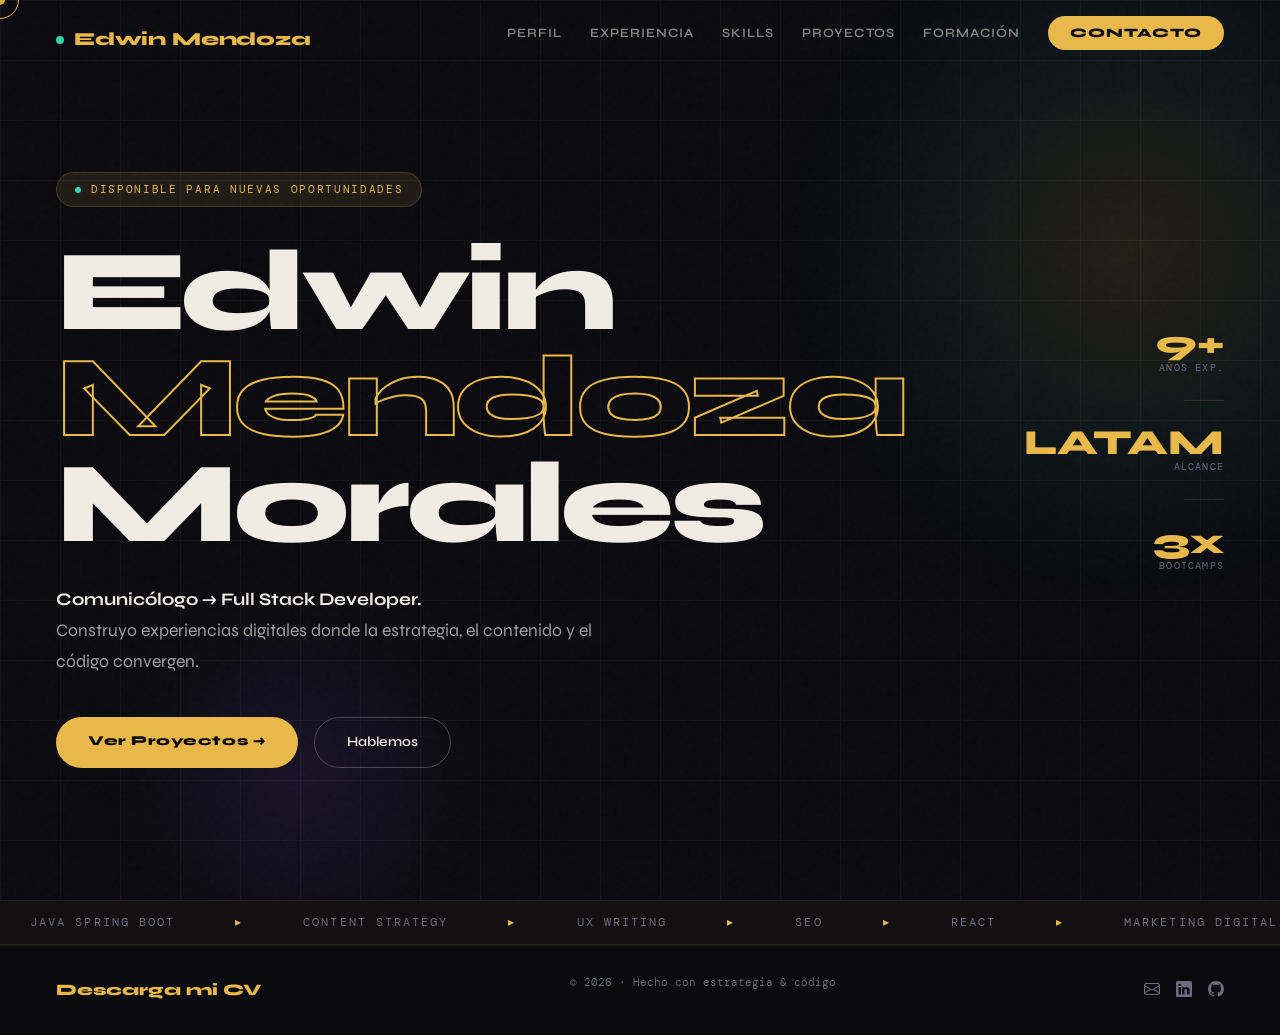
<file: index.html>
<!DOCTYPE html>
<html lang="es">
<head>
  <meta charset="UTF-8"/>
  <meta name="viewport" content="width=device-width, initial-scale=1.0"/>
  <title>Edwin Mendoza — Digital Strategist & Full Stack Developer</title>
  <link href="https://cdn.jsdelivr.net/npm/bootstrap@5.3.3/dist/css/bootstrap.min.css" rel="stylesheet"/>
  <link href="https://fonts.googleapis.com/css2?family=Syne:wght@400;600;800&family=DM+Mono:wght@300;400;500&display=swap" rel="stylesheet"/>
  <link rel="stylesheet" href="https://cdn.jsdelivr.net/npm/bootstrap-icons@1.11.3/font/bootstrap-icons.min.css"/>
  <link rel="stylesheet" href="global.css"/>
  <style>
    /* ── HERO ── */
    #hero {
      min-height: 100vh;
      display: flex; align-items: center;
      padding: 120px 56px 80px;
      position: relative; overflow: hidden;
    }
    .hero-blob  { position:absolute; width:700px; height:700px; border-radius:50%; background:radial-gradient(circle,rgba(232,184,75,0.12) 0%,rgba(62,207,178,0.06) 40%,transparent 70%); top:-100px; right:-200px; animation:blobFloat 8s ease-in-out infinite; pointer-events:none; }
    .hero-blob2 { position:absolute; width:400px; height:400px; border-radius:50%; background:radial-gradient(circle,rgba(155,111,255,0.1) 0%,transparent 70%); bottom:-80px; left:100px; animation:blobFloat 10s ease-in-out infinite reverse; pointer-events:none; }
    @keyframes blobFloat { 0%,100%{transform:translateY(0) scale(1)} 50%{transform:translateY(-40px) scale(1.05)} }
    .hero-grid { position:absolute; inset:0; pointer-events:none; opacity:0.04; background-image:linear-gradient(var(--cream) 1px,transparent 1px),linear-gradient(90deg,var(--cream) 1px,transparent 1px); background-size:60px 60px; }

    .hero-content { position:relative; z-index:1; max-width:900px; }

    .hero-badge { display:inline-flex; align-items:center; gap:10px; background:rgba(232,184,75,0.1); border:1px solid var(--border); padding:8px 18px; border-radius:40px; margin-bottom:32px; opacity:0; animation:fadeUp 0.7s 0.2s forwards; }
    .hero-badge-dot { width:6px; height:6px; background:var(--teal); border-radius:50%; animation:blink 1.5s infinite; }
    .hero-badge span { font-family:'DM Mono',monospace; font-size:0.7rem; letter-spacing:0.15em; color:var(--gold); text-transform:uppercase; }

    .hero-h1 { font-family:'Syne',sans-serif; font-weight:800; font-size:clamp(3.6rem,9vw,9rem); line-height:0.92; letter-spacing:-0.04em; margin-bottom:28px; opacity:0; animation:fadeUp 0.8s 0.4s forwards; }
    .hero-h1 .line2 { -webkit-text-stroke:2px var(--gold); color:transparent; display:block; }
    .hero-h1 .line3 { display:block; }

    .hero-sub { font-size:1.1rem; color:rgba(240,236,228,0.65); line-height:1.75; max-width:540px; margin-bottom:40px; opacity:0; animation:fadeUp 0.8s 0.6s forwards; }
    .hero-sub strong { color:var(--cream); }

    .hero-btns { display:flex; gap:16px; flex-wrap:wrap; opacity:0; animation:fadeUp 0.8s 0.8s forwards; }
    .btn-g { background:var(--gold); color:var(--ink); padding:14px 32px; border-radius:40px; font-weight:800; font-size:0.85rem; letter-spacing:0.04em; text-decoration:none; transition:transform 0.2s,box-shadow 0.2s; }
    .btn-g:hover { transform:translateY(-3px); box-shadow:0 12px 36px rgba(232,184,75,0.3); color:var(--ink); }
    .btn-o { background:transparent; color:var(--cream); border:1.5px solid rgba(240,236,228,0.25); padding:14px 32px; border-radius:40px; font-weight:600; font-size:0.85rem; text-decoration:none; transition:border-color 0.2s,transform 0.2s; }
    .btn-o:hover { border-color:var(--gold); color:var(--gold); transform:translateY(-3px); }

    .hero-side { position:absolute; right:56px; top:50%; transform:translateY(-50%); display:flex; flex-direction:column; gap:24px; z-index:1; opacity:0; animation:fadeLeft 0.9s 1s forwards; }
    @keyframes fadeLeft { from{opacity:0;transform:translate(30px,-50%)} to{opacity:1;transform:translate(0,-50%)} }
    .h-stat { text-align:right; }
    .h-stat-n { font-family:'Syne',sans-serif; font-weight:800; font-size:2.2rem; color:var(--gold); line-height:1; }
    .h-stat-l { font-family:'DM Mono',monospace; font-size:0.62rem; color:var(--mid); letter-spacing:0.12em; text-transform:uppercase; }
    .h-stat-sep { width:40px; height:1px; background:var(--border); margin:0 0 0 auto; }

    @keyframes fadeUp { from{opacity:0;transform:translateY(28px)} to{opacity:1;transform:translateY(0)} }

    @media(max-width:992px) {
      #hero { padding:100px 24px 60px; }
      .hero-side { display:none; }
      .hero-h1 { font-size:3.2rem; }
    }
    @media(max-width:576px) {
      .hero-btns { flex-direction:column; }
    }
  </style>
</head>
<body>

<div id="cur"></div>
<div id="cur-r"></div>

<!-- NAV -->
<nav id="nav">
  <a href="index.html" class="n-logo"><div class="n-logo-dot"></div>Edwin Mendoza</a>
  <ul class="n-links">
    <li><a href="about.html">Perfil</a></li>
    <li><a href="experiencia.html">Experiencia</a></li>
    <li><a href="skills.html">Skills</a></li>
    <li><a href="proyectos.html">Proyectos</a></li>
    <li><a href="formacion.html">Formación</a></li>
    <li><a href="contacto.html" class="n-cta">Contacto</a></li>
  </ul>
  <div class="ham" id="ham"><span></span><span></span><span></span></div>
</nav>
<div id="mmenu">
  <a href="about.html"       onclick="closeM()">Perfil</a>
  <a href="experiencia.html" onclick="closeM()">Experiencia</a>
  <a href="skills.html"      onclick="closeM()">Skills</a>
  <a href="proyectos.html"   onclick="closeM()">Proyectos</a>
  <a href="formacion.html"   onclick="closeM()">Formación</a>
  <a href="contacto.html"    onclick="closeM()">Contacto</a>
</div>

<!-- HERO -->
<section id="hero">
  <div class="hero-blob"></div>
  <div class="hero-blob2"></div>
  <div class="hero-grid"></div>
  <div class="hero-content">
    <div class="hero-badge">
      <div class="hero-badge-dot"></div>
      <span>Disponible para nuevas oportunidades</span>
    </div>
    <h1 class="hero-h1">
      Edwin<span class="line2">Mendoza</span><span class="line3">Morales</span>
    </h1>
    <p class="hero-sub">
      <strong>Comunicólogo → Full Stack Developer.</strong><br/>
      Construyo experiencias digitales donde la estrategia, el contenido y el código convergen.
    </p>
    <div class="hero-btns">
      <a href="proyectos.html" class="btn-g">Ver Proyectos →</a>
      <a href="contacto.html"  class="btn-o">Hablemos</a>
    </div>
  </div>
  <div class="hero-side">
    <div class="h-stat"><div class="h-stat-n">9+</div><div class="h-stat-l">Años exp.</div></div>
    <div class="h-stat-sep"></div>
    <div class="h-stat"><div class="h-stat-n">LATAM</div><div class="h-stat-l">Alcance</div></div>
    <div class="h-stat-sep"></div>
    <div class="h-stat"><div class="h-stat-n">3x</div><div class="h-stat-l">Bootcamps</div></div>
  </div>
</section>

<!-- MARQUEE -->
<div class="marquee-wrap"><div class="marquee-track" id="mtrack"></div></div>

<!-- FOOTER -->
<footer>
  <div class="f-logo">
    <a href="archivos/Edwin Alejandro Mendoza Morales (1).pdf" download="CV_Edwin_Mendoza.pdf" style="color: inherit; text-decoration: none;">
      Descarga mi CV
    </a>
  </div>

  <p class="f-copy">© 2026 · Hecho con estrategia & código</p>

  <div class="f-soc">
    <a href="mailto:alejandro.trabajo@live.com.mx"><i class="bi bi-envelope"></i></a>
    <a href="https://www.linkedin.com/in/edwin-mendoza-morales" target="_blank"><i class="bi bi-linkedin"></i></a>
    <a href="https://github.com/alemendoza77" target="_blank"><i class="bi bi-github"></i></a>
  </div>
</footer>

<script src="https://cdn.jsdelivr.net/npm/bootstrap@5.3.3/dist/js/bootstrap.bundle.min.js"></script>
<script src="global.js"></script>
</body>
</html>
</file>
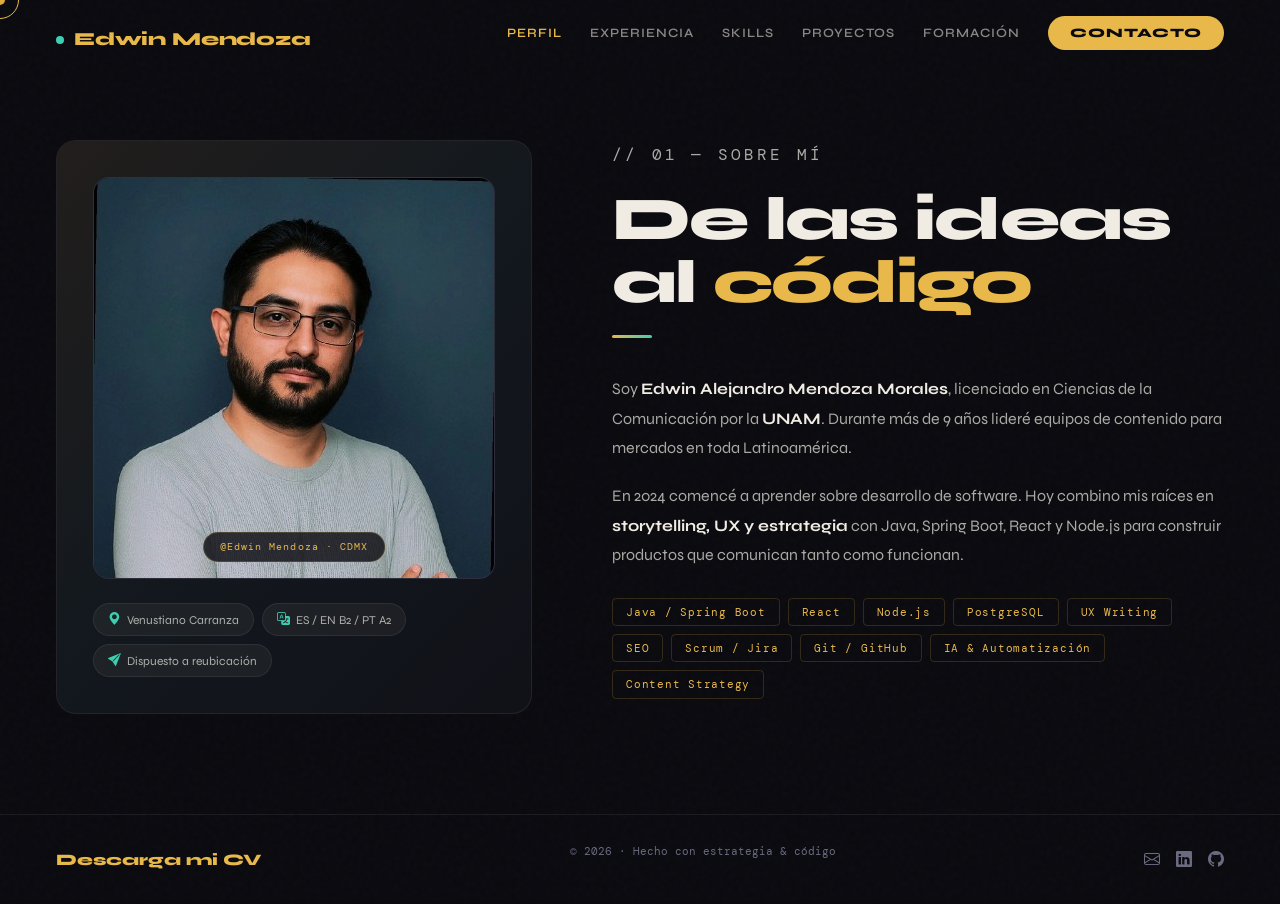
<file: about.html>
<!DOCTYPE html>
<html lang="es">
<head>
  <meta charset="UTF-8"/>
  <meta name="viewport" content="width=device-width, initial-scale=1.0"/>
  <title>Sobre mí — Edwin Mendoza</title>
  <link href="https://cdn.jsdelivr.net/npm/bootstrap@5.3.3/dist/css/bootstrap.min.css" rel="stylesheet"/>
  <link href="https://fonts.googleapis.com/css2?family=Syne:wght@400;600;800&family=DM+Mono:wght@300;400;500&display=swap" rel="stylesheet"/>
  <link rel="stylesheet" href="https://cdn.jsdelivr.net/npm/bootstrap-icons@1.11.3/font/bootstrap-icons.min.css"/>
  <link rel="stylesheet" href="global.css"/>
  <style>
    #about { padding: 140px 56px 100px; }

    .about-g {
      display: grid;
      grid-template-columns: 1fr 1.4fr;
      gap: 80px; align-items: start;
    }

    /* ── Visual card ── */
    .about-card {
      background: var(--surface);
      border: 1px solid var(--border-soft);
      border-radius: 20px; padding: 36px;
      position: relative; overflow: hidden;
    }
    .about-card::before {
      content: ''; position: absolute; inset: 0;
      background: linear-gradient(135deg,rgba(232,184,75,0.08),rgba(62,207,178,0.04),transparent);
      pointer-events: none;
    }
    .about-avatar {
      width: 100%; aspect-ratio: 1/1;
      background: linear-gradient(135deg,#1a1a28,#222235);
      border-radius: 16px;
      display: flex; align-items: center; justify-content: center;
      margin-bottom: 24px; position: relative; overflow: hidden;
      border: 1px solid var(--border-soft);
    }
    .about-avatar-bg {
      font-family: 'Syne', sans-serif; font-weight: 800;
      font-size: 7rem; color: rgba(232,184,75,0.08); letter-spacing: -0.05em;
    }
    .about-avatar-tag {
      position: absolute; bottom: 16px; left: 50%; transform: translateX(-50%);
      background: rgba(10,10,15,0.8); border: 1px solid var(--border);
      padding: 6px 16px; border-radius: 20px;
      font-family: 'DM Mono', monospace; font-size: 0.65rem;
      color: var(--gold); letter-spacing: 0.1em; white-space: nowrap;
    }
    .about-pill-row { display: flex; gap: 8px; flex-wrap: wrap; }
    .pill {
      display: inline-flex; align-items: center; gap: 6px;
      background: rgba(240,236,228,0.05); border: 1px solid var(--border-soft);
      padding: 6px 14px; border-radius: 20px;
      font-size: 0.75rem; color: rgba(240,236,228,0.7);
    }
    .pill i { color: var(--teal); font-size: 0.8rem; }

    /* ── Text ── */
    .about-text p {
      font-size: 1rem; color: rgba(240,236,228,0.7);
      line-height: 1.85; margin-bottom: 18px;
    }
    .about-text strong { color: var(--cream); }

    .chips { display: flex; flex-wrap: wrap; gap: 8px; margin-top: 28px; }
    .chip {
      font-family: 'DM Mono', monospace; font-size: 0.68rem;
      padding: 5px 13px; border: 1px solid var(--border);
      color: var(--gold); border-radius: 4px; letter-spacing: 0.07em;
      transition: background 0.2s;
    }
    .chip:hover { background: var(--gold-dim); }

    @media(max-width:992px) {
      #about { padding: 110px 24px 70px; }
      .about-g { grid-template-columns: 1fr; }
    }
  </style>
</head>
<body>

<div id="cur"></div>
<div id="cur-r"></div>

<nav id="nav">
  <a href="index.html" class="n-logo"><div class="n-logo-dot"></div>Edwin Mendoza</a>
  <ul class="n-links">
    <li><a href="about.html">Perfil</a></li>
    <li><a href="experiencia.html">Experiencia</a></li>
    <li><a href="skills.html">Skills</a></li>
    <li><a href="proyectos.html">Proyectos</a></li>
    <li><a href="formacion.html">Formación</a></li>
    <li><a href="contacto.html" class="n-cta">Contacto</a></li>
  </ul>
  <div class="ham" id="ham"><span></span><span></span><span></span></div>
</nav>
<div id="mmenu">
  <a href="about.html"       onclick="closeM()">Perfil</a>
  <a href="experiencia.html" onclick="closeM()">Experiencia</a>
  <a href="skills.html"      onclick="closeM()">Skills</a>
  <a href="proyectos.html"   onclick="closeM()">Proyectos</a>
  <a href="formacion.html"   onclick="closeM()">Formación</a>
  <a href="contacto.html"    onclick="closeM()">Contacto</a>
</div>

<section id="about">
  <div class="about-g">
    <div class="reveal">
      <div class="about-card">
        <div class="about-avatar">
          <div class="about-avatar-bg"><img src="imagenes/perfil.jpg" alt="Edwin Mendoza" class="avatar-img"></div>
          <div class="about-avatar-tag">@Edwin Mendoza · CDMX</div>
        </div>
        <div class="about-pill-row">
          <span class="pill"><i class="bi bi-geo-alt-fill"></i> Venustiano Carranza</span>
          <span class="pill"><i class="bi bi-translate"></i> ES / EN B2 / PT A2</span>
          <span class="pill"><i class="bi bi-send-fill"></i> Dispuesto a reubicación</span>
        </div>
      </div>
    </div>

    <div class="about-text">
      <p class="s-tag reveal">// 01 — Sobre mí</p>
      <h2 class="s-title reveal">De las ideas<br/>al <span class="em">código</span></h2>
      <div class="divl reveal"></div>
      <p class="reveal">
        Soy <strong>Edwin Alejandro Mendoza Morales</strong>, licenciado en Ciencias de la Comunicación por la <strong>UNAM</strong>. Durante más de 9 años lideré equipos de contenido para mercados en toda Latinoamérica.
      </p>
      <p class="reveal">
        En 2024 comencé a aprender sobre desarrollo de software. Hoy combino mis raíces en <strong>storytelling, UX y estrategia</strong> con Java, Spring Boot, React y Node.js para construir productos que comunican tanto como funcionan.
      </p>
      <div class="chips reveal">
        <span class="chip">Java / Spring Boot</span>
        <span class="chip">React</span>
        <span class="chip">Node.js</span>
        <span class="chip">PostgreSQL</span>
        <span class="chip">UX Writing</span>
        <span class="chip">SEO</span>
        <span class="chip">Scrum / Jira</span>
        <span class="chip">Git / GitHub</span>
        <span class="chip">IA & Automatización</span>
        <span class="chip">Content Strategy</span>
      </div>
    </div>
  </div>
</section>

<footer>
  <div class="f-logo">
    <a href="archivos/Edwin Alejandro Mendoza Morales (1).pdf" download="CV_Edwin_Mendoza.pdf" style="color: inherit; text-decoration: none;">
      Descarga mi CV
    </a>
  </div>

  <p class="f-copy">© 2026 · Hecho con estrategia & código</p>

  <div class="f-soc">
    <a href="mailto:alejandro.trabajo@live.com.mx"><i class="bi bi-envelope"></i></a>
    <a href="https://www.linkedin.com/in/edwin-mendoza-morales" target="_blank"><i class="bi bi-linkedin"></i></a>
    <a href="https://github.com/alemendoza77" target="_blank"><i class="bi bi-github"></i></a>
  </div>
</footer>

<script src="https://cdn.jsdelivr.net/npm/bootstrap@5.3.3/dist/js/bootstrap.bundle.min.js"></script>
<script src="global.js"></script>
</body>
</html>
</file>
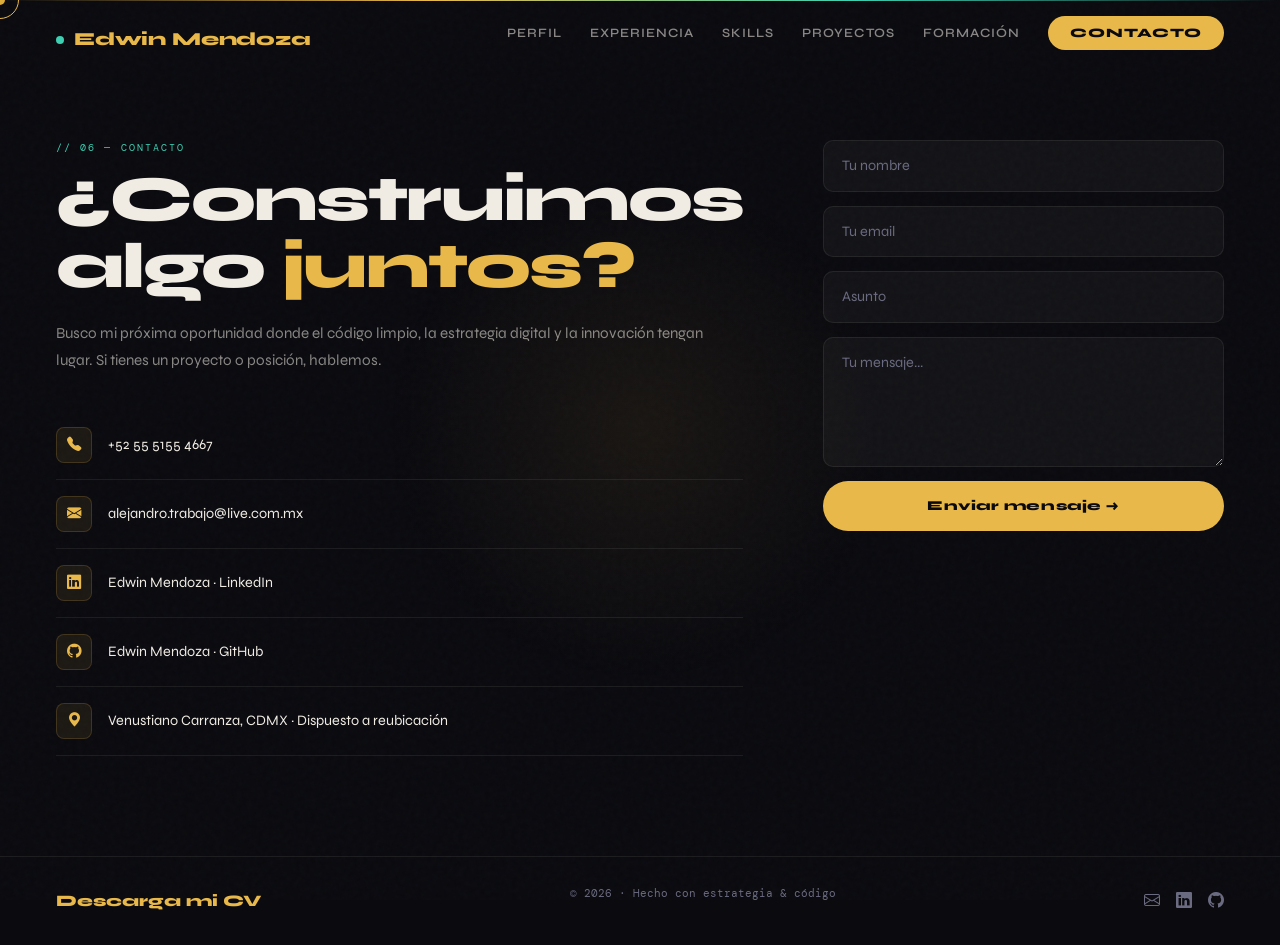
<file: contacto.html>
<!DOCTYPE html>
<html lang="es">
<head>
  <meta charset="UTF-8"/>
  <meta name="viewport" content="width=device-width, initial-scale=1.0"/>
  <title>Contacto — Edwin Mendoza</title>
  <link href="https://cdn.jsdelivr.net/npm/bootstrap@5.3.3/dist/css/bootstrap.min.css" rel="stylesheet"/>
  <link href="https://fonts.googleapis.com/css2?family=Syne:wght@400;600;800&family=DM+Mono:wght@300;400;500&display=swap" rel="stylesheet"/>
  <link rel="stylesheet" href="https://cdn.jsdelivr.net/npm/bootstrap-icons@1.11.3/font/bootstrap-icons.min.css"/>
  <link rel="stylesheet" href="global.css"/>
  <style>
    #contacto {
      padding: 140px 56px 100px;
      position: relative; overflow: hidden;
    }
    #contacto::before {
      content: ''; position: absolute; top: 0; left: 0; right: 0; height: 1px;
      background: linear-gradient(90deg,transparent,var(--gold),var(--teal),transparent);
    }
    .contact-glow {
      position: absolute; width: 600px; height: 600px; border-radius: 50%;
      background: radial-gradient(circle,rgba(232,184,75,0.07),transparent 60%);
      left: 50%; top: 50%; transform: translate(-50%,-50%); pointer-events: none;
    }
    .contact-g {
      display: grid; grid-template-columns: 1.1fr 1fr;
      gap: 80px; align-items: start; position: relative; z-index: 1;
    }
    .contact-h {
      font-family: 'Syne', sans-serif; font-weight: 800;
      font-size: clamp(2.4rem,5vw,4rem); letter-spacing: -0.03em;
      line-height: 1.05; margin-bottom: 20px;
    }
    .contact-h .em { color: var(--gold); }
    .contact-p { font-size: 0.95rem; color: rgba(240,236,228,0.55); line-height: 1.8; margin-bottom: 36px; }

    .c-links { display: flex; flex-direction: column; }
    .c-link {
      display: flex; align-items: center; gap: 16px;
      color: var(--cream); text-decoration: none; font-size: 0.9rem;
      padding: 16px 0; border-bottom: 1px solid var(--border-soft);
      transition: color 0.2s, padding-left 0.25s;
    }
    .c-link:hover { color: var(--gold); padding-left: 10px; }
    .c-link-ico {
      width: 36px; height: 36px; border-radius: 8px;
      background: rgba(232,184,75,0.08); border: 1px solid var(--border);
      display: flex; align-items: center; justify-content: center;
      color: var(--gold); font-size: 0.9rem; flex-shrink: 0;
    }

    .c-form { display: flex; flex-direction: column; gap: 14px; }
    .c-field {
      background: rgba(240,236,228,0.04); border: 1px solid var(--border-soft);
      color: var(--cream); padding: 14px 18px;
      font-family: 'Syne', sans-serif; font-size: 0.9rem;
      border-radius: 10px; outline: none;
      transition: border-color 0.2s; width: 100%;
    }
    .c-field::placeholder { color: var(--mid); }
    .c-field:focus { border-color: var(--gold); background: rgba(232,184,75,0.04); }
    textarea.c-field { resize: vertical; min-height: 130px; }

    .c-btn {
      background: var(--gold); color: var(--ink); border: none;
      padding: 15px 32px; font-family: 'Syne', sans-serif;
      font-weight: 800; font-size: 0.85rem; letter-spacing: 0.04em;
      border-radius: 40px; cursor: pointer;
      transition: transform 0.2s, box-shadow 0.2s;
    }
    .c-btn:hover { transform: translateY(-2px); box-shadow: 0 12px 32px rgba(232,184,75,0.3); }

    @media(max-width:992px) {
      #contacto { padding: 110px 24px 70px; }
      .contact-g { grid-template-columns: 1fr; gap: 48px; }
    }
  </style>
</head>
<body>

<div id="cur"></div>
<div id="cur-r"></div>

<nav id="nav">
  <a href="index.html" class="n-logo"><div class="n-logo-dot"></div>Edwin Mendoza</a>
  <ul class="n-links">
    <li><a href="about.html">Perfil</a></li>
    <li><a href="experiencia.html">Experiencia</a></li>
    <li><a href="skills.html">Skills</a></li>
    <li><a href="proyectos.html">Proyectos</a></li>
    <li><a href="formacion.html">Formación</a></li>
    <li><a href="contacto.html" class="n-cta">Contacto</a></li>
  </ul>
  <div class="ham" id="ham"><span></span><span></span><span></span></div>
</nav>
<div id="mmenu">
  <a href="about.html"       onclick="closeM()">Perfil</a>
  <a href="experiencia.html" onclick="closeM()">Experiencia</a>
  <a href="skills.html"      onclick="closeM()">Skills</a>
  <a href="proyectos.html"   onclick="closeM()">Proyectos</a>
  <a href="formacion.html"   onclick="closeM()">Formación</a>
  <a href="contacto.html"    onclick="closeM()">Contacto</a>
</div>

<section id="contacto">
  <div class="contact-glow"></div>
  <div class="contact-g">
    <div>
      <p class="s-tag reveal">// 06 — Contacto</p>
      <h2 class="contact-h reveal">¿Construimos<br/>algo <span class="em">juntos?</span></h2>
      <p class="contact-p reveal">Busco mi próxima oportunidad donde el código limpio, la estrategia digital y la innovación tengan lugar. Si tienes un proyecto o posición, hablemos.</p>
      <div class="c-links reveal">
        <a href="tel:+525551554667" class="c-link">
          <div class="c-link-ico"><i class="bi bi-telephone-fill"></i></div>
          +52 55 5155 4667
        </a>
        <a href="mailto:alejandro.trabajo@live.com.mx" class="c-link">
          <div class="c-link-ico"><i class="bi bi-envelope-fill"></i></div>
          alejandro.trabajo@live.com.mx
        </a>
        <a href="https://www.linkedin.com/in/edwin-mendoza-morales" target="_blank" class="c-link">
          <div class="c-link-ico"><i class="bi bi-linkedin"></i></div>
          Edwin Mendoza · LinkedIn
        </a>
        <a href="https://github.com/alemendoza77" target="_blank" class="c-link">
          <div class="c-link-ico"><i class="bi bi-github"></i></div>
          Edwin Mendoza · GitHub
        </a>
        <a class="c-link" style="cursor:default;">
          <div class="c-link-ico"><i class="bi bi-geo-alt-fill"></i></div>
          Venustiano Carranza, CDMX · Dispuesto a reubicación
        </a>
      </div>
    </div>

    <div class="reveal">
      <form class="c-form" onsubmit="handleForm(event)">
        <input  type="text"  class="c-field" placeholder="Tu nombre"   required/>
        <input  type="email" class="c-field" placeholder="Tu email"    required/>
        <input  type="text"  class="c-field" placeholder="Asunto"/>
        <textarea            class="c-field" placeholder="Tu mensaje..."></textarea>
        <button type="submit" class="c-btn">Enviar mensaje →</button>
      </form>
    </div>
  </div>
</section>


<footer>
  <div class="f-logo">
    <a href="archivos/Edwin Alejandro Mendoza Morales (1).pdf" download="CV_Edwin_Mendoza.pdf" style="color: inherit; text-decoration: none;">
      Descarga mi CV
    </a>
  </div>

  <p class="f-copy">© 2026 · Hecho con estrategia & código</p>

  <div class="f-soc">
    <a href="mailto:alejandro.trabajo@live.com.mx"><i class="bi bi-envelope"></i></a>
    <a href="https://www.linkedin.com/in/edwin-mendoza-morales" target="_blank"><i class="bi bi-linkedin"></i></a>
    <a href="https://github.com/alemendoza77" target="_blank"><i class="bi bi-github"></i></a>
  </div>
</footer>

  
<script src="https://cdn.jsdelivr.net/npm/bootstrap@5.3.3/dist/js/bootstrap.bundle.min.js"></script>
<script src="global.js"></script>
<script>
function handleForm(e) {
  e.preventDefault();
  const btn = e.target.querySelector('.c-btn');
  btn.textContent = '✓ ¡Mensaje enviado!';
  btn.style.background = '#3ecfb2';
  setTimeout(() => { btn.textContent = 'Enviar mensaje →'; btn.style.background = ''; }, 3000);
}
</script>
</body>
</html>
</file>
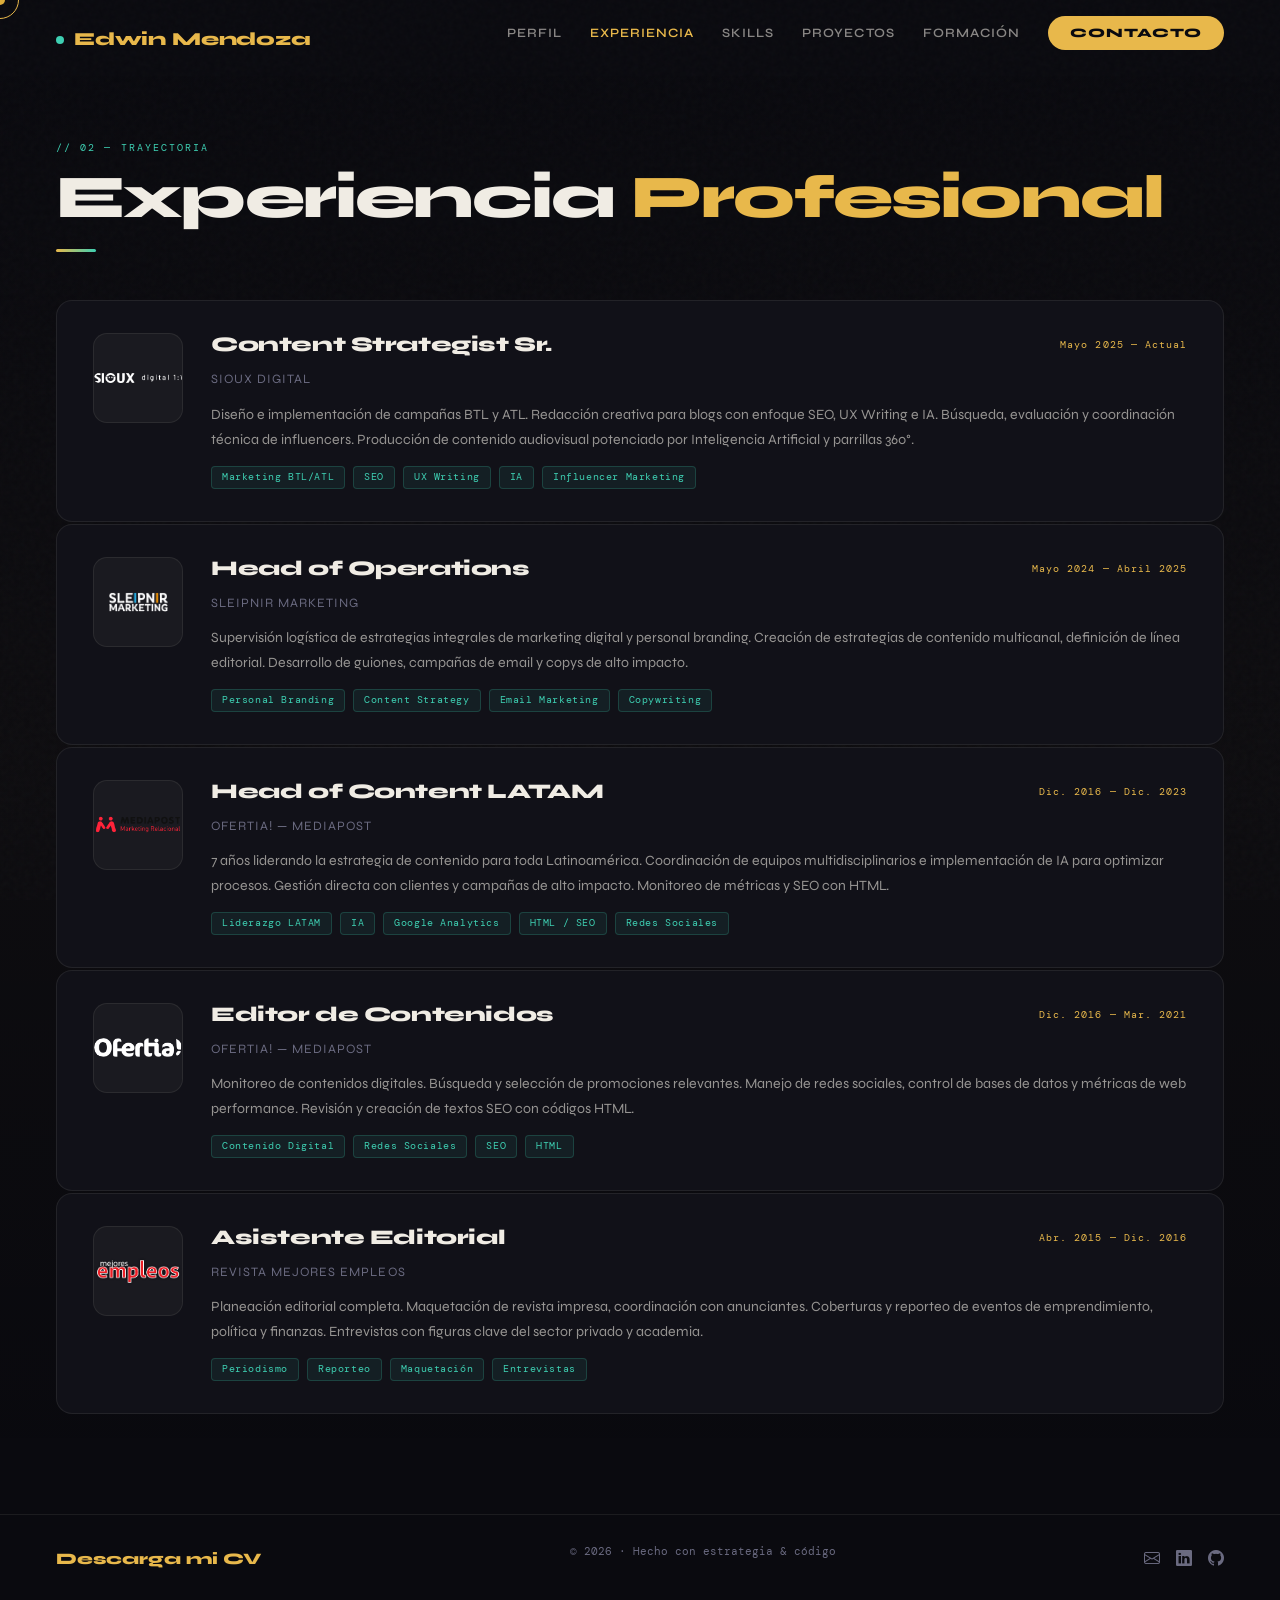
<file: experiencia.html>
<!DOCTYPE html>
<html lang="es">
<head>
  <meta charset="UTF-8"/>
  <meta name="viewport" content="width=device-width, initial-scale=1.0"/>
  <title>Experiencia — Edwin Mendoza</title>
  <link href="https://cdn.jsdelivr.net/npm/bootstrap@5.3.3/dist/css/bootstrap.min.css" rel="stylesheet"/>
  <link href="https://fonts.googleapis.com/css2?family=Syne:wght@400;600;800&family=DM+Mono:wght@300;400;500&display=swap" rel="stylesheet"/>
  <link rel="stylesheet" href="https://cdn.jsdelivr.net/npm/bootstrap-icons@1.11.3/font/bootstrap-icons.min.css"/>
  <link rel="stylesheet" href="global.css"/>
  <style>
    #exp {
      padding: 140px 56px 100px;
      background: linear-gradient(180deg,transparent,rgba(232,184,75,0.02),transparent);
    }

    /* ── ADMIN TOGGLE ── */
    #admin-toggle {
      position: fixed; bottom: 24px; right: 24px; z-index: 2000;
      background: rgba(17,17,24,0.9); border: 1px solid var(--border-soft);
      border-radius: 50%; width: 40px; height: 40px;
      display: flex; align-items: center; justify-content: center;
      cursor: pointer; color: var(--mid); font-size: 0.9rem;
      transition: border-color 0.2s, color 0.2s; backdrop-filter: blur(10px);
    }
    #admin-toggle:hover  { border-color: var(--gold); color: var(--gold); }
    #admin-toggle.active { border-color: var(--teal); color: var(--teal); }
    #admin-badge {
      position: fixed; bottom: 70px; right: 14px; z-index: 2000;
      background: rgba(62,207,178,0.12); border: 1px solid rgba(62,207,178,0.3);
      border-radius: 8px; padding: 5px 10px;
      font-family: 'DM Mono', monospace; font-size: 0.58rem;
      color: var(--teal); letter-spacing: 0.1em; text-transform: uppercase; display: none;
    }
    body.admin-mode #admin-badge { display: block; }

    /* ── EXP LIST ── */
    .exp-list { display: flex; flex-direction: column; gap: 2px; margin-top: 48px; }
    .exp-card {
      display: grid; grid-template-columns: 90px 1fr; gap: 28px;
      padding: 32px 36px; border: 1px solid var(--border-soft);
      border-radius: 16px; background: var(--surface);
      position: relative; overflow: hidden;
      opacity: 0; transform: translateX(-20px);
      transition: opacity 0.6s, transform 0.6s, border-color 0.3s, background 0.3s;
    }
    .exp-card.v { opacity: 1; transform: translateX(0); }
    .exp-card:hover { border-color: var(--border); background: rgba(232,184,75,0.04); transform: translateX(4px) !important; }
    .exp-card::after {
      content: ''; position: absolute; left: 0; top: 0; bottom: 0; width: 3px;
      background: linear-gradient(180deg,var(--gold),var(--teal));
      opacity: 0; border-radius: 0 2px 2px 0; transition: opacity 0.3s;
    }
    .exp-card:hover::after { opacity: 1; }

    /* ── LOGO ZONE ── */
    .exp-logo-zone {
      width: 90px; height: 90px;
      background: rgba(240,236,228,0.04);
      border: 1.5px solid rgba(240,236,228,0.08);
      border-radius: 14px;
      display: flex; flex-direction: column; align-items: center; justify-content: center;
      gap: 6px; position: relative; overflow: hidden; flex-shrink: 0;
      transition: border-color 0.2s, background 0.2s;
    }
    /* Admin mode: habilita clic y estilo editable */
    body.admin-mode .exp-logo-zone {
      cursor: pointer; border-style: dashed;
      border-color: rgba(240,236,228,0.25);
    }
    body.admin-mode .exp-logo-zone:hover { border-color: var(--gold); background: rgba(232,184,75,0.06); }

    .exp-logo-zone input[type="file"] {
      position: absolute; inset: 0; opacity: 0; display: none; /* hidden by default */
    }
    body.admin-mode .exp-logo-zone input[type="file"] { display: block; cursor: pointer; }

    .exp-logo-zone img { width: 100%; height: 100%; object-fit: contain; border-radius: 12px; display: none; }
    .exp-logo-zone.has-img img { display: block; }
    .exp-logo-zone.has-img .logo-ph { display: none; }

    .logo-ph { display: flex; flex-direction: column; align-items: center; gap: 4px; pointer-events: none; }
    .logo-ph i    { font-size: 1.4rem; color: rgba(240,236,228,0.12); }
    .logo-ph span { font-family: 'DM Mono', monospace; font-size: 0.5rem; color: rgba(240,236,228,0.12); text-align: center; letter-spacing: 0.08em; text-transform: uppercase; }

    .logo-admin-hint {
      display: none; position: absolute; bottom: 3px; left: 0; right: 0;
      text-align: center; font-family: 'DM Mono', monospace; font-size: 0.44rem;
      color: var(--teal); letter-spacing: 0.08em; text-transform: uppercase; pointer-events: none;
    }
    body.admin-mode .exp-logo-zone .logo-admin-hint { display: block; }

    /* ── EXP BODY ── */
    .exp-top  { display: flex; align-items: flex-start; justify-content: space-between; gap: 16px; margin-bottom: 4px; }
    .exp-role { font-family: 'Syne', sans-serif; font-weight: 800; font-size: 1.3rem; letter-spacing: -0.02em; line-height: 1.2; }
    .exp-date { font-family: 'DM Mono', monospace; font-size: 0.65rem; color: var(--gold); letter-spacing: 0.1em; white-space: nowrap; padding-top: 4px; }
    .exp-co   { font-size: 0.8rem; color: var(--mid); letter-spacing: 0.08em; text-transform: uppercase; margin-bottom: 12px; }
    .exp-desc { font-size: 0.88rem; color: rgba(240,236,228,0.6); line-height: 1.78; margin-bottom: 14px; }
    .exp-tags { display: flex; gap: 8px; flex-wrap: wrap; }
    .etag { font-family: 'DM Mono', monospace; font-size: 0.62rem; padding: 3px 10px; background: rgba(62,207,178,0.08); border: 1px solid rgba(62,207,178,0.2); color: var(--teal); border-radius: 4px; letter-spacing: 0.06em; }

    /* ── PASSWORD MODAL ── */
    #pwd-modal {
      display: none; position: fixed; inset: 0; z-index: 3000;
      background: rgba(10,10,15,0.88); backdrop-filter: blur(18px);
      align-items: center; justify-content: center;
    }
    #pwd-modal.open { display: flex; }
    .pwd-box {
      background: var(--surface); border: 1px solid var(--border);
      border-radius: 20px; padding: 44px 36px; width: 340px;
      display: flex; flex-direction: column; gap: 14px;
    }
    .pwd-title { font-family: 'Syne', sans-serif; font-weight: 800; font-size: 1.25rem; }
    .pwd-sub   { font-size: 0.8rem; color: var(--mid); line-height: 1.6; }
    .pwd-field {
      background: rgba(240,236,228,0.04); border: 1px solid var(--border-soft);
      color: var(--cream); padding: 12px 16px;
      font-family: 'DM Mono', monospace; font-size: 0.9rem;
      border-radius: 10px; outline: none; width: 100%; transition: border-color 0.2s;
    }
    .pwd-field:focus { border-color: var(--gold); }
    .pwd-error { font-family: 'DM Mono', monospace; font-size: 0.65rem; color: var(--rust); display: none; }
    .pwd-error.show { display: block; }
    .pwd-btns { display: flex; gap: 10px; margin-top: 4px; }
    .pwd-btn-ok {
      flex: 1; background: var(--gold); color: var(--ink); border: none;
      padding: 12px; border-radius: 40px; font-family: 'Syne', sans-serif;
      font-weight: 800; font-size: 0.82rem; cursor: pointer; transition: transform 0.2s;
    }
    .pwd-btn-ok:hover { transform: translateY(-2px); }
    .pwd-btn-cancel {
      background: transparent; border: 1px solid var(--border-soft);
      color: var(--mid); padding: 12px 20px; border-radius: 40px;
      font-family: 'Syne', sans-serif; font-size: 0.82rem; cursor: pointer;
      transition: border-color 0.2s;
    }
    .pwd-btn-cancel:hover { border-color: var(--gold); color: var(--cream); }

    @media(max-width:992px) {
      #exp { padding: 110px 24px 70px; }
      .exp-card { grid-template-columns: 72px 1fr; }
      .exp-logo-zone { width: 72px; height: 72px; }
    }
    @media(max-width:576px) {
      .exp-card { grid-template-columns: 1fr; }
      .exp-logo-zone { width: 100%; height: 60px; border-radius: 10px; flex-direction: row; }
    }
  </style>
</head>
<body>

<div id="cur"></div>
<div id="cur-r"></div>

<nav id="nav">
  <a href="index.html" class="n-logo"><div class="n-logo-dot"></div>Edwin Mendoza</a>
  <ul class="n-links">
    <li><a href="about.html">Perfil</a></li>
    <li><a href="experiencia.html">Experiencia</a></li>
    <li><a href="skills.html">Skills</a></li>
    <li><a href="proyectos.html">Proyectos</a></li>
    <li><a href="formacion.html">Formación</a></li>
    <li><a href="contacto.html" class="n-cta">Contacto</a></li>
  </ul>
  <div class="ham" id="ham"><span></span><span></span><span></span></div>
</nav>
<div id="mmenu">
  <a href="about.html"       onclick="closeM()">Perfil</a>
  <a href="experiencia.html" onclick="closeM()">Experiencia</a>
  <a href="skills.html"      onclick="closeM()">Skills</a>
  <a href="proyectos.html"   onclick="closeM()">Proyectos</a>
  <a href="formacion.html"   onclick="closeM()">Formación</a>
  <a href="contacto.html"    onclick="closeM()">Contacto</a>
</div>

<section id="exp">
  <p class="s-tag reveal">// 02 — Trayectoria</p>
  <h2 class="s-title reveal">Experiencia <span class="em">Profesional</span></h2>
  <div class="divl reveal"></div>

  <div class="exp-list">

    <div class="exp-card">
      <div class="exp-logo-zone" id="logo-0">
        <input type="file" accept="image/*" onchange="loadLogo(this,'logo-0')"/>
        <div class="logo-ph"><img src="imagenes/logo-sioux.png" alt="Logo Empresa" style="display: block;"></div>
        <div class="logo-admin-hint">clic para subir</div>
      </div>
      <div>
        <div class="exp-top">
          <h3 class="exp-role">Content Strategist Sr.</h3>
          <span class="exp-date">Mayo 2025 — Actual</span>
        </div>
        <p class="exp-co">Sioux Digital</p>
        <p class="exp-desc">Diseño e implementación de campañas BTL y ATL. Redacción creativa para blogs con enfoque SEO, UX Writing e IA. Búsqueda, evaluación y coordinación técnica de influencers. Producción de contenido audiovisual potenciado por Inteligencia Artificial y parrillas 360°.</p>
        <div class="exp-tags">
          <span class="etag">Marketing BTL/ATL</span><span class="etag">SEO</span><span class="etag">UX Writing</span><span class="etag">IA</span><span class="etag">Influencer Marketing</span>
        </div>
      </div>
    </div>

    <div class="exp-card">
      <div class="exp-logo-zone" id="logo-1">
        <input type="file" accept="image/*" onchange="loadLogo(this,'logo-1')"/>
        <div class="logo-ph"><img src="imagenes/logo-sleipnir.png" alt="Logo Empresa" style="display: block;"></div>
        <div class="logo-admin-hint">clic para subir</div>
      </div>
      <div>
        <div class="exp-top">
          <h3 class="exp-role">Head of Operations</h3>
          <span class="exp-date">Mayo 2024 — Abril 2025</span>
        </div>
        <p class="exp-co">Sleipnir Marketing</p>
        <p class="exp-desc">Supervisión logística de estrategias integrales de marketing digital y personal branding. Creación de estrategias de contenido multicanal, definición de línea editorial. Desarrollo de guiones, campañas de email y copys de alto impacto.</p>
        <div class="exp-tags">
          <span class="etag">Personal Branding</span><span class="etag">Content Strategy</span><span class="etag">Email Marketing</span><span class="etag">Copywriting</span>
        </div>
      </div>
    </div>


      <div class="exp-card">
      <div class="exp-logo-zone" id="logo-2">
        <input type="file" accept="image/*" onchange="loadLogo(this,'logo-2')"/>
        <div class="logo-ph"><img src="imagenes/logo-mediapost.png" alt="Logo Empresa" style="display: block;"></div>
        <div class="logo-admin-hint">clic para subir</div>
      </div>
      <div>
        <div class="exp-top">
          <h3 class="exp-role">Head of Content LATAM</h3>
          <span class="exp-date">Dic. 2016 — Dic. 2023</span>
        </div>
        <p class="exp-co">Ofertia! — Mediapost</p>
        <p class="exp-desc">7 años liderando la estrategia de contenido para toda Latinoamérica. Coordinación de equipos multidisciplinarios e implementación de IA para optimizar procesos. Gestión directa con clientes y campañas de alto impacto. Monitoreo de métricas y SEO con HTML.</p>
        <div class="exp-tags">
          <span class="etag">Liderazgo LATAM</span><span class="etag">IA</span><span class="etag">Google Analytics</span><span class="etag">HTML / SEO</span><span class="etag">Redes Sociales</span>
        </div>
      </div>
    </div>

    <div class="exp-card">
      <div class="exp-logo-zone" id="logo-3">
        <input type="file" accept="image/*" onchange="loadLogo(this,'logo-3')"/>
        <div class="logo-ph"><img src="imagenes/logo-ofertia-white.png" alt="Logo Empresa" style="display: block;"></div>
        <div class="logo-admin-hint">clic para subir</div>
      </div>
      <div>
        <div class="exp-top">
          <h3 class="exp-role">Editor de Contenidos</h3>
          <span class="exp-date">Dic. 2016 — Mar. 2021</span>
        </div>
        <p class="exp-co">Ofertia! — Mediapost</p>
        <p class="exp-desc">Monitoreo de contenidos digitales. Búsqueda y selección de promociones relevantes. Manejo de redes sociales, control de bases de datos y métricas de web performance. Revisión y creación de textos SEO con códigos HTML.</p>
        <div class="exp-tags">
          <span class="etag">Contenido Digital</span><span class="etag">Redes Sociales</span><span class="etag">SEO</span><span class="etag">HTML</span>
        </div>
      </div>
    </div>

    <div class="exp-card">
      <div class="exp-logo-zone" id="logo-4">
          <input type="file" accept="image/*" onchange="loadLogo(this,'logo-3')"/>
        <div class="logo-ph"><img src="imagenes/logo-mejores-empleos.png"alt="Logo Empresa" style="display: block;"></div>
        <div class="logo-admin-hint">clic para subir</div>
      </div>
      <div>
        <div class="exp-top">
          <h3 class="exp-role">Asistente Editorial</h3>
          <span class="exp-date">Abr. 2015 — Dic. 2016</span>
        </div>
        <p class="exp-co">Revista Mejores Empleos</p>
        <p class="exp-desc">Planeación editorial completa. Maquetación de revista impresa, coordinación con anunciantes. Coberturas y reporteo de eventos de emprendimiento, política y finanzas. Entrevistas con figuras clave del sector privado y academia.</p>
        <div class="exp-tags">
          <span class="etag">Periodismo</span><span class="etag">Reporteo</span><span class="etag">Maquetación</span><span class="etag">Entrevistas</span>
        </div>
      </div>
    </div>

  </div>
</section>

<footer>
  <div class="f-logo">
    <a href="archivos/Edwin Alejandro Mendoza Morales (1).pdf" download="CV_Edwin_Mendoza.pdf" style="color: inherit; text-decoration: none;">
      Descarga mi CV
    </a>
  </div>

  <p class="f-copy">© 2026 · Hecho con estrategia & código</p>

  <div class="f-soc">
    <a href="mailto:alejandro.trabajo@live.com.mx"><i class="bi bi-envelope"></i></a>
    <a href="https://www.linkedin.com/in/edwin-mendoza-morales" target="_blank"><i class="bi bi-linkedin"></i></a>
    <a href="https://github.com/alemendoza77" target="_blank"><i class="bi bi-github"></i></a>
  </div>
</footer>

<!-- Botón admin discreto -->
<!--  
<div id="admin-toggle" title="Modo edición"><i class="bi bi-shield-lock"></i></div>
<div id="admin-badge">● Admin activo</div>   

-->



<!-- Modal contraseña -->
<div id="pwd-modal">
  <div class="pwd-box">
    <div class="pwd-title">Acceso de edición</div>
    <div class="pwd-sub">Ingresa tu contraseña para activar el modo admin y subir los logos de empresa.</div>
    <input id="pwd-input" class="pwd-field" type="password" placeholder="Contraseña"
           onkeydown="if(event.key==='Enter') checkPwd()"/>
    <div class="pwd-error" id="pwd-error">Contraseña incorrecta. Intenta de nuevo.</div>
    <div class="pwd-btns">
      <button class="pwd-btn-cancel" onclick="closePwd()">Cancelar</button>
      <button class="pwd-btn-ok"     onclick="checkPwd()">Entrar</button>
    </div>
  </div>
</div>

<script src="https://cdn.jsdelivr.net/npm/bootstrap@5.3.3/dist/js/bootstrap.bundle.min.js"></script>
<script src="global.js"></script>
<script>
  // ── CAMBIA ESTA CONTRASEÑA ──
  const ADMIN_PASSWORD = 'edwin2026';
  let isAdmin = false;

  const toggleBtn = document.getElementById('admin-toggle');
  const pwdModal  = document.getElementById('pwd-modal');
  const pwdInput  = document.getElementById('pwd-input');
  const pwdError  = document.getElementById('pwd-error');

  toggleBtn.addEventListener('click', () => {
    if (isAdmin) {
      isAdmin = false;
      document.body.classList.remove('admin-mode');
      toggleBtn.classList.remove('active');
    } else {
      pwdInput.value = '';
      pwdError.classList.remove('show');
      pwdModal.classList.add('open');
      setTimeout(() => pwdInput.focus(), 80);
    }
  });

  function checkPwd() {
    if (pwdInput.value === ADMIN_PASSWORD) {
      isAdmin = true;
      document.body.classList.add('admin-mode');
      toggleBtn.classList.add('active');
      closePwd();
    } else {
      pwdError.classList.add('show');
      pwdInput.value = '';
      pwdInput.focus();
    }
  }

  function closePwd() { pwdModal.classList.remove('open'); }
  pwdModal.addEventListener('click', e => { if (e.target === pwdModal) closePwd(); });

  // ── CARGAR LOGO (solo disponible en admin mode) ──
  function loadLogo(input, zoneId) {
    if (!isAdmin) return;
    const zone = document.getElementById(zoneId);
    const img  = zone.querySelector('img');
    const file = input.files[0];
    if (!file) return;
    const reader = new FileReader();
    reader.onload = e => {
      img.src = e.target.result;
      zone.classList.add('has-img');
      localStorage.setItem('logo_' + zoneId, e.target.result);
    };
    reader.readAsDataURL(file);
  }

  // ── RESTAURAR LOGOS guardados ──
  document.querySelectorAll('.exp-logo-zone').forEach(zone => {
    const saved = localStorage.getItem('logo_' + zone.id);
    if (saved) { zone.querySelector('img').src = saved; zone.classList.add('has-img'); }
  });
</script>
</body>
</html>
</file>
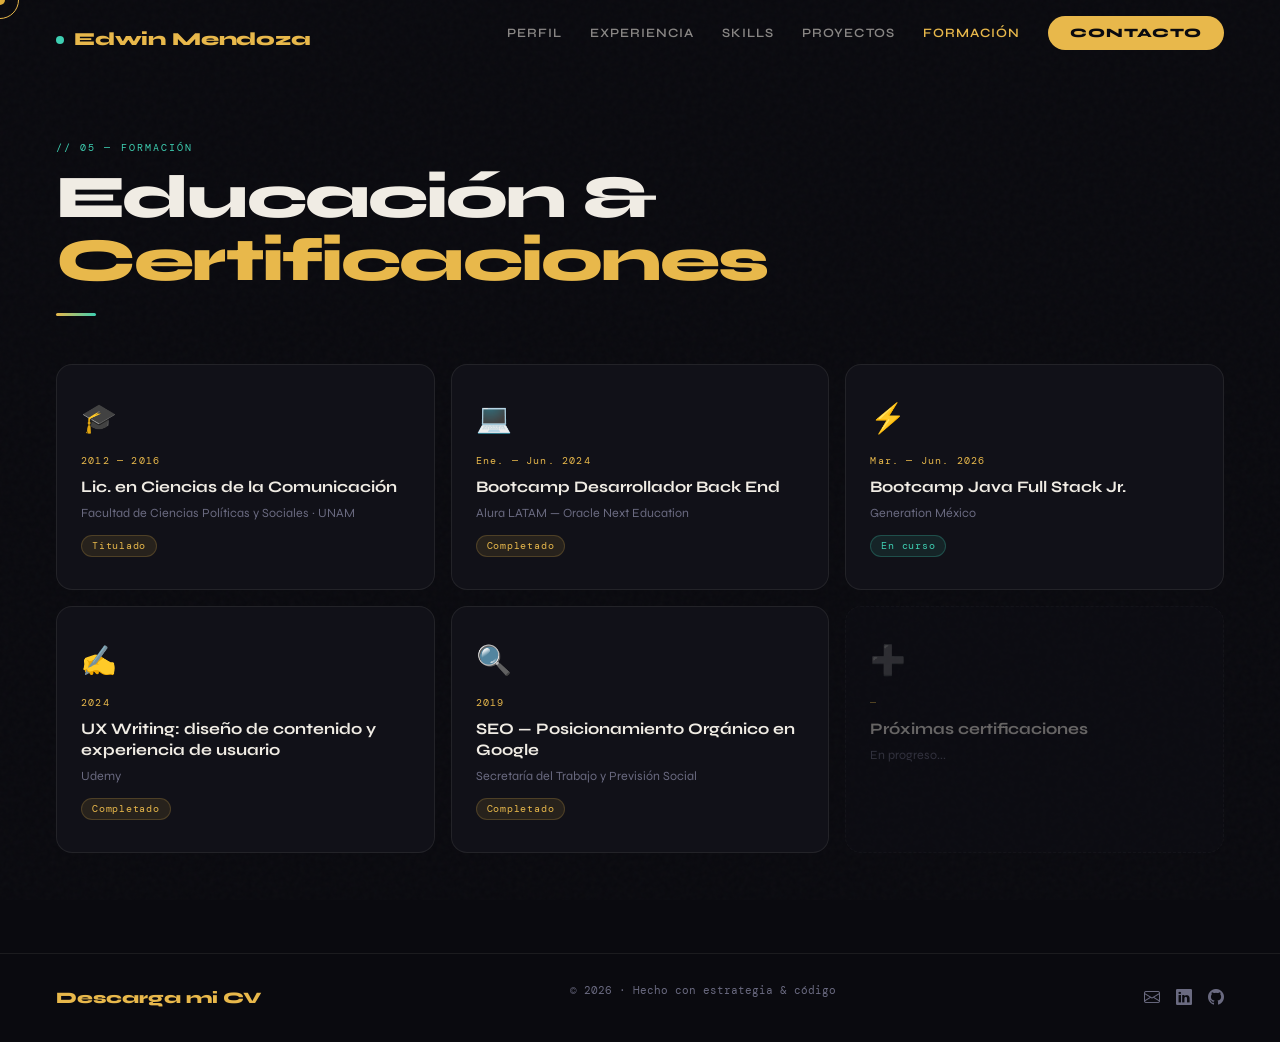
<file: formacion.html>
<!DOCTYPE html>
<html lang="es">
<head>
  <meta charset="UTF-8"/>
  <meta name="viewport" content="width=device-width, initial-scale=1.0"/>
  <title>Formación — Edwin Mendoza</title>
  <link href="https://cdn.jsdelivr.net/npm/bootstrap@5.3.3/dist/css/bootstrap.min.css" rel="stylesheet"/>
  <link href="https://fonts.googleapis.com/css2?family=Syne:wght@400;600;800&family=DM+Mono:wght@300;400;500&display=swap" rel="stylesheet"/>
  <link rel="stylesheet" href="https://cdn.jsdelivr.net/npm/bootstrap-icons@1.11.3/font/bootstrap-icons.min.css"/>
  <link rel="stylesheet" href="global.css"/>
  <style>
    #edu { padding: 140px 56px 100px; }

    .edu-g {
      display: grid;
      grid-template-columns: repeat(3, 1fr);
      gap: 16px; margin-top: 48px;
    }
    .edu-card {
      background: var(--surface);
      border: 1px solid var(--border-soft);
      border-radius: 16px; padding: 32px 24px;
      opacity: 0; transform: translateY(24px);
      transition: opacity 0.6s, transform 0.6s, border-color 0.25s;
    }
    .edu-card.v { opacity: 1; transform: translateY(0); }
    .edu-card:hover { border-color: var(--border); transform: translateY(-4px) !important; }

    .edu-ico { font-size: 1.8rem; margin-bottom: 14px; }
    .edu-yr  { font-family: 'DM Mono', monospace; font-size: 0.62rem; color: var(--gold); letter-spacing: 0.12em; margin-bottom: 8px; }
    .edu-deg { font-family: 'Syne', sans-serif; font-weight: 700; font-size: 1rem; line-height: 1.3; margin-bottom: 6px; }
    .edu-sch { font-size: 0.78rem; color: var(--mid); }

    .edu-badge {
      display: inline-block; margin-top: 12px;
      font-family: 'DM Mono', monospace; font-size: 0.6rem;
      padding: 3px 10px; border-radius: 20px; letter-spacing: 0.08em;
    }
    .edu-badge.active { background: rgba(62,207,178,0.1); color: var(--teal);  border: 1px solid rgba(62,207,178,0.25); }
    .edu-badge.done   { background: rgba(232,184,75,0.1); color: var(--gold);  border: 1px solid rgba(232,184,75,0.2); }

    @media(max-width:992px) {
      #edu { padding: 110px 24px 70px; }
      .edu-g { grid-template-columns: 1fr; }
    }
  </style>
</head>
<body>

<div id="cur"></div>
<div id="cur-r"></div>

<nav id="nav">
  <a href="index.html" class="n-logo"><div class="n-logo-dot"></div>Edwin Mendoza</a>
  <ul class="n-links">
    <li><a href="about.html">Perfil</a></li>
    <li><a href="experiencia.html">Experiencia</a></li>
    <li><a href="skills.html">Skills</a></li>
    <li><a href="proyectos.html">Proyectos</a></li>
    <li><a href="formacion.html">Formación</a></li>
    <li><a href="contacto.html" class="n-cta">Contacto</a></li>
  </ul>
  <div class="ham" id="ham"><span></span><span></span><span></span></div>
</nav>
<div id="mmenu">
  <a href="about.html"       onclick="closeM()">Perfil</a>
  <a href="experiencia.html" onclick="closeM()">Experiencia</a>
  <a href="skills.html"      onclick="closeM()">Skills</a>
  <a href="proyectos.html"   onclick="closeM()">Proyectos</a>
  <a href="formacion.html"   onclick="closeM()">Formación</a>
  <a href="contacto.html"    onclick="closeM()">Contacto</a>
</div>

<section id="edu">
  <p class="s-tag reveal">// 05 — Formación</p>
  <h2 class="s-title reveal">Educación & <span class="em">Certificaciones</span></h2>
  <div class="divl reveal"></div>

  <div class="edu-g">
    <div class="edu-card">
      <div class="edu-ico">🎓</div>
      <div class="edu-yr">2012 — 2016</div>
      <div class="edu-deg">Lic. en Ciencias de la Comunicación</div>
      <div class="edu-sch">Facultad de Ciencias Políticas y Sociales · UNAM</div>
      <span class="edu-badge done">Titulado</span>
    </div>
    <div class="edu-card">
      <div class="edu-ico">💻</div>
      <div class="edu-yr">Ene. — Jun. 2024</div>
      <div class="edu-deg">Bootcamp Desarrollador Back End</div>
      <div class="edu-sch">Alura LATAM — Oracle Next Education</div>
      <span class="edu-badge done">Completado</span>
    </div>
    <div class="edu-card">
      <div class="edu-ico">⚡</div>
      <div class="edu-yr">Mar. — Jun. 2026</div>
      <div class="edu-deg">Bootcamp Java Full Stack Jr.</div>
      <div class="edu-sch">Generation México</div>
      <span class="edu-badge active">En curso</span>
    </div>
    <div class="edu-card">
      <div class="edu-ico">✍️</div>
      <div class="edu-yr">2024</div>
      <div class="edu-deg">UX Writing: diseño de contenido y experiencia de usuario</div>
      <div class="edu-sch">Udemy</div>
      <span class="edu-badge done">Completado</span>
    </div>
    <div class="edu-card">
      <div class="edu-ico">🔍</div>
      <div class="edu-yr">2019</div>
      <div class="edu-deg">SEO — Posicionamiento Orgánico en Google</div>
      <div class="edu-sch">Secretaría del Trabajo y Previsión Social</div>
      <span class="edu-badge done">Completado</span>
    </div>
    <div class="edu-card" style="opacity:0.4;border-style:dashed;">
      <div class="edu-ico">➕</div>
      <div class="edu-yr">—</div>
      <div class="edu-deg">Próximas certificaciones</div>
      <div class="edu-sch">En progreso...</div>
    </div>
  </div>
</section>

<footer>
  <div class="f-logo">
    <a href="archivos/Edwin Alejandro Mendoza Morales (1).pdf" download="CV_Edwin_Mendoza.pdf" style="color: inherit; text-decoration: none;">
      Descarga mi CV
    </a>
  </div>

  <p class="f-copy">© 2026 · Hecho con estrategia & código</p>

  <div class="f-soc">
    <a href="mailto:alejandro.trabajo@live.com.mx"><i class="bi bi-envelope"></i></a>
    <a href="https://www.linkedin.com/in/edwin-mendoza-morales" target="_blank"><i class="bi bi-linkedin"></i></a>
    <a href="https://github.com/alemendoza77" target="_blank"><i class="bi bi-github"></i></a>
  </div>
</footer>

<script src="https://cdn.jsdelivr.net/npm/bootstrap@5.3.3/dist/js/bootstrap.bundle.min.js"></script>
<script src="global.js"></script>
</body>
</html>
</file>
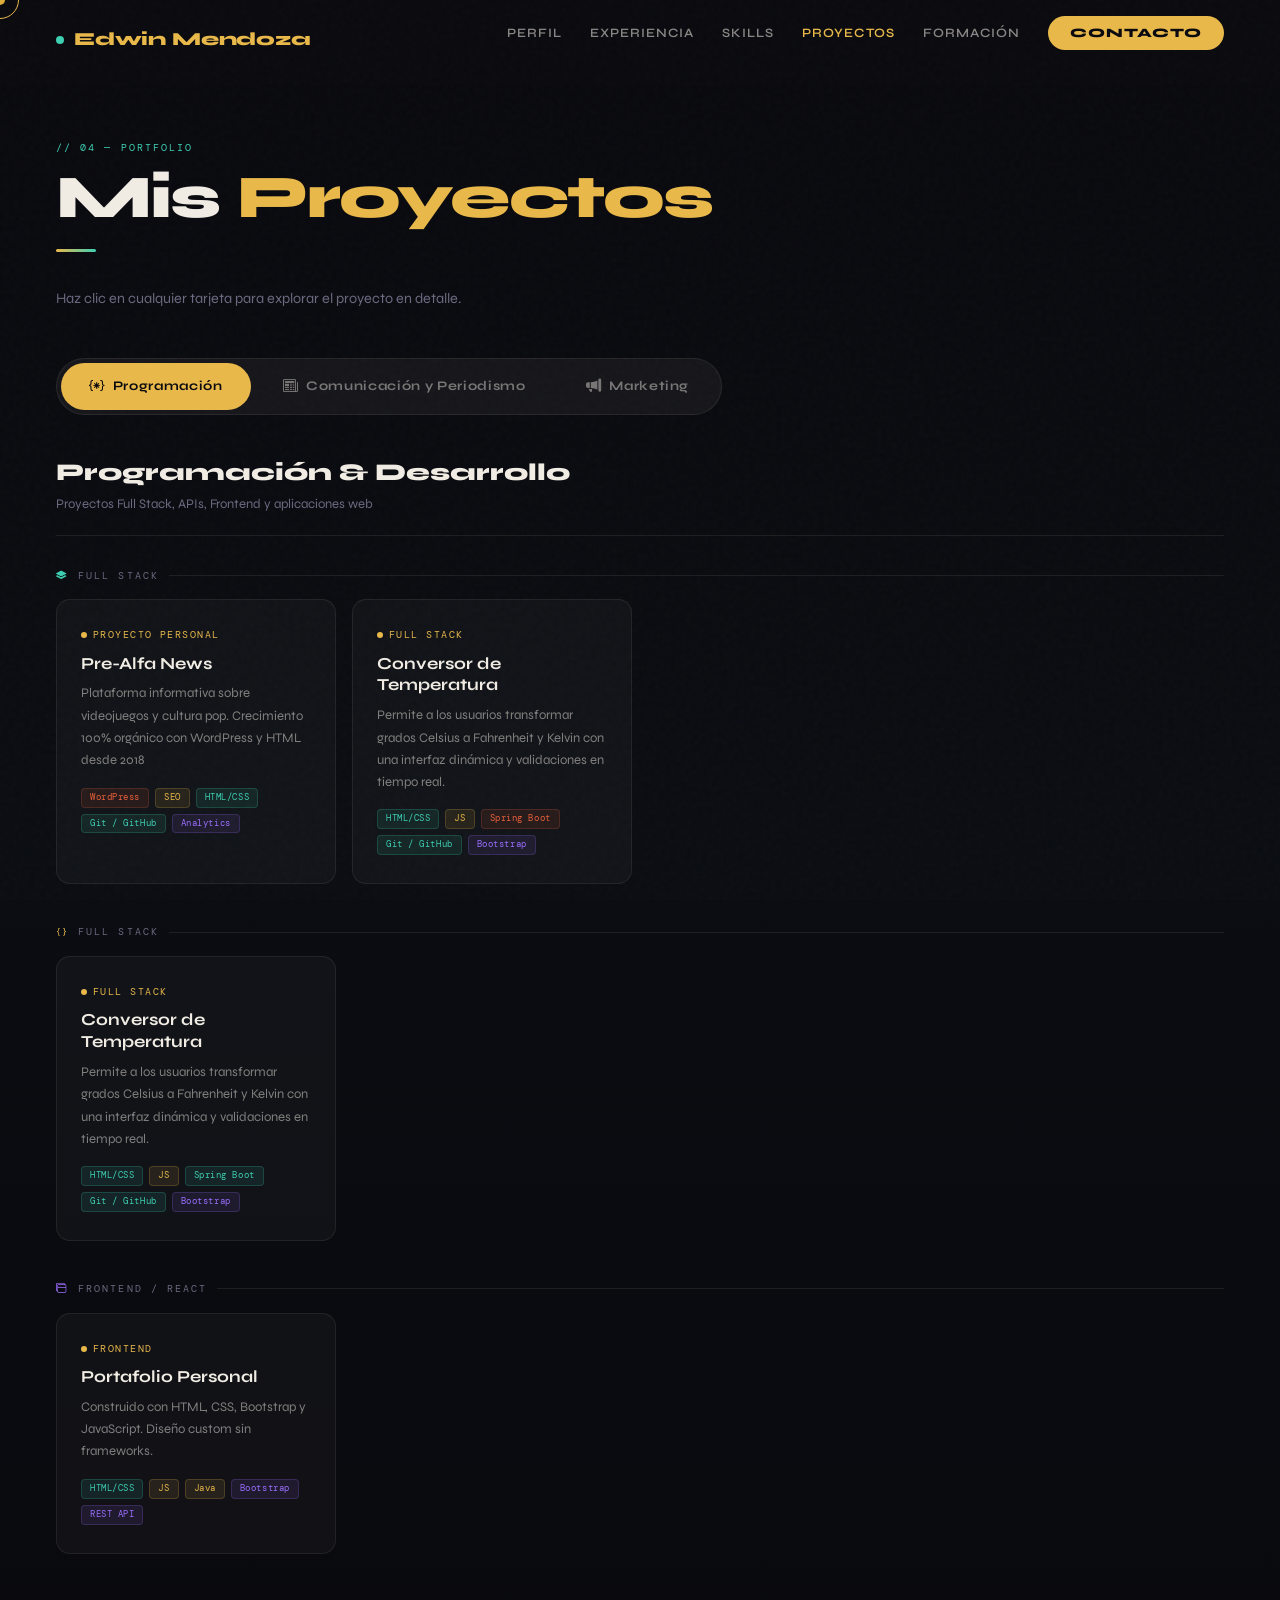
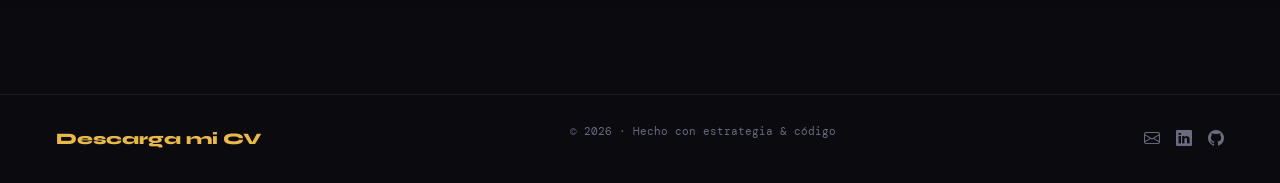
<file: proyectos.html>
<!DOCTYPE html>
<html lang="es">
<head>
  <meta charset="UTF-8"/>
  <meta name="viewport" content="width=device-width, initial-scale=1.0"/>
  <title>Proyectos — Edwin Mendoza</title>
  <link href="https://cdn.jsdelivr.net/npm/bootstrap@5.3.3/dist/css/bootstrap.min.css" rel="stylesheet"/>
  <link href="https://fonts.googleapis.com/css2?family=Syne:wght@400;600;800&family=DM+Mono:wght@300;400;500&display=swap" rel="stylesheet"/>
  <link rel="stylesheet" href="https://cdn.jsdelivr.net/npm/bootstrap-icons@1.11.3/font/bootstrap-icons.min.css"/>
  <link rel="stylesheet" href="global.css"/>
  <style>
    #proyectos { padding: 140px 56px 100px; background: linear-gradient(180deg,transparent,rgba(62,207,178,0.02),transparent); }
 
    /* ── TABS ── */
    .proj-tabs {
      display: flex; gap: 4px; background: rgba(240,236,228,0.05);
      border: 1px solid var(--border-soft); border-radius: 50px;
      padding: 4px; width: fit-content; margin: 48px 0 40px;
    }
    .proj-tab {
      padding: 12px 28px; border-radius: 40px; font-weight: 700;
      font-size: 0.82rem; letter-spacing: 0.05em; cursor: pointer;
      border: none; background: transparent; color: rgba(240,236,228,0.45);
      display: flex; align-items: center; gap: 8px; transition: background 0.25s, color 0.25s;
    }
    .proj-tab i { font-size: 0.95rem; }
    .proj-tab.active { background: var(--gold); color: var(--ink); }
    .proj-tab:not(.active):hover { color: var(--cream); background: rgba(240,236,228,0.06); }
 
    /* ── PANELS ── */
    .proj-panel { display: none; animation: panelIn 0.4s ease; }
    .proj-panel.active { display: block; }
    @keyframes panelIn { from{opacity:0;transform:translateY(12px)} to{opacity:1;transform:translateY(0)} }
 
    .panel-header { margin-bottom: 32px; padding-bottom: 20px; border-bottom: 1px solid var(--border-soft); }
    .panel-title { font-family: 'Syne', sans-serif; font-weight: 800; font-size: 1.5rem; }
    .panel-sub   { font-size: 0.82rem; color: var(--mid); margin-top: 4px; }
 
    /* ── SUBSECTIONS ── */
    .proj-subsection { margin-bottom: 40px; }
    .subsec-label {
      font-family: 'DM Mono', monospace; font-size: 0.65rem;
      letter-spacing: 0.2em; text-transform: uppercase; color: var(--mid);
      display: flex; align-items: center; gap: 10px; margin-bottom: 16px;
    }
    .subsec-label::after { content: ''; flex: 1; height: 1px; background: var(--border-soft); }
 
    /* ── PROJECT CARDS ── */
    .proj-cards { display: grid; grid-template-columns: repeat(auto-fill, minmax(260px,1fr)); gap: 16px; }
 
    .proj-card {
      background: rgba(240,236,228,0.03);
      border: 1px solid var(--border-soft);
      border-radius: 14px; padding: 28px 24px;
      cursor: pointer; position: relative;
      transition: border-color 0.25s, transform 0.25s, background 0.25s;
    }
    .proj-card:hover { border-color: var(--border); transform: translateY(-4px); background: rgba(232,184,75,0.04); }
 
    /* Arrow indicator */
    .proj-card-arrow {
      position: absolute; top: 20px; right: 20px;
      color: var(--gold); font-size: 0.95rem;
      opacity: 0; transform: translate(-3px, 3px);
      transition: opacity 0.2s, transform 0.2s;
    }
    .proj-card:hover .proj-card-arrow { opacity: 1; transform: translate(0,0); }
 
    .proj-card-type {
      font-family: 'DM Mono', monospace; font-size: 0.6rem;
      letter-spacing: 0.15em; color: var(--gold); text-transform: uppercase;
      margin-bottom: 10px; display: flex; align-items: center; gap: 6px;
    }
    .proj-card-type::before { content: ''; width: 6px; height: 6px; background: var(--gold); border-radius: 50%; }
    .proj-card-name { font-family: 'Syne', sans-serif; font-weight: 700; font-size: 1.05rem; margin-bottom: 8px; line-height: 1.3; }
    .proj-card-desc { font-size: 0.82rem; color: rgba(240,236,228,0.5); line-height: 1.7; margin-bottom: 16px; }
    .proj-card-tags { display: flex; gap: 6px; flex-wrap: wrap; }
 
    .ptag { font-family: 'DM Mono', monospace; font-size: 0.58rem; padding: 2px 8px; border-radius: 4px; letter-spacing: 0.06em; }
    .ptag.teal   { background:rgba(62,207,178,0.1);  color:var(--teal);   border:1px solid rgba(62,207,178,0.2); }
    .ptag.gold   { background:rgba(232,184,75,0.1);  color:var(--gold);   border:1px solid rgba(232,184,75,0.2); }
    .ptag.rust   { background:rgba(232,96,60,0.1);   color:var(--rust);   border:1px solid rgba(232,96,60,0.2); }
    .ptag.purple { background:rgba(155,111,255,0.1); color:var(--purple); border:1px solid rgba(155,111,255,0.2); }
 
    /* ══════════════════════════════════════
       MODAL MULTIFORMATO
       ══════════════════════════════════════ */
    #proj-modal {
      display: none; position: fixed; inset: 0; z-index: 4000;
      background: rgba(10,10,15,0.92); backdrop-filter: blur(20px);
      align-items: center; justify-content: center;
      padding: 24px;
    }
    #proj-modal.open { display: flex; }
 
    .modal-box {
      background: var(--surface);
      border: 1px solid var(--border);
      border-radius: 24px;
      width: 100%; max-width: 860px;
      max-height: 90vh;
      display: flex; flex-direction: column;
      overflow: hidden;
      animation: modalIn 0.35s cubic-bezier(.25,.46,.45,.94);
    }
    @keyframes modalIn { from{opacity:0;transform:scale(0.95) translateY(20px)} to{opacity:1;transform:scale(1) translateY(0)} }
 
    /* Header */
    .modal-header {
      display: flex; align-items: flex-start; justify-content: space-between;
      padding: 28px 32px 20px; border-bottom: 1px solid var(--border-soft);
      flex-shrink: 0;
    }
    .modal-type {
      font-family: 'DM Mono', monospace; font-size: 0.62rem;
      letter-spacing: 0.18em; color: var(--teal); text-transform: uppercase; margin-bottom: 6px;
    }
    .modal-title { font-family: 'Syne', sans-serif; font-weight: 800; font-size: 1.4rem; letter-spacing: -0.02em; }
    .modal-close {
      background: rgba(240,236,228,0.05); border: 1px solid var(--border-soft);
      border-radius: 50%; width: 36px; height: 36px; flex-shrink: 0;
      display: flex; align-items: center; justify-content: center;
      cursor: pointer; color: var(--mid); font-size: 1rem;
      transition: background 0.2s, color 0.2s; margin-left: 16px; margin-top: 4px;
    }
    .modal-close:hover { background: rgba(232,96,60,0.1); color: var(--rust); border-color: var(--rust); }
 
    /* Description strip */
    .modal-desc-strip {
      padding: 14px 32px; font-size: 0.88rem;
      color: rgba(240,236,228,0.55); line-height: 1.7;
      border-bottom: 1px solid var(--border-soft); flex-shrink: 0;
    }
 
    /* Tags strip */
    .modal-tags-strip {
      padding: 12px 32px; display: flex; gap: 8px; flex-wrap: wrap;
      border-bottom: 1px solid var(--border-soft); flex-shrink: 0;
    }
 
    /* Content area — scrollable */
    .modal-content {
      flex: 1; overflow-y: auto; padding: 28px 32px;
      display: flex; flex-direction: column; gap: 20px;
    }
    .modal-content::-webkit-scrollbar { width: 4px; }
    .modal-content::-webkit-scrollbar-track { background: transparent; }
    .modal-content::-webkit-scrollbar-thumb { background: var(--border); border-radius: 2px; }
 
    /* FORMAT RENDERERS */
    /* Image */
    .fmt-image img {
      width: 100%; border-radius: 12px;
      border: 1px solid var(--border-soft);
      object-fit: contain; max-height: 480px;
    }
 
    /* PDF */
    .fmt-pdf iframe {
      width: 100%; height: 500px; border: none;
      border-radius: 12px; border: 1px solid var(--border-soft);
    }
 
    /* Video embed (YouTube/Vimeo) */
    .fmt-video .video-wrap {
      position: relative; padding-bottom: 56.25%; height: 0; overflow: hidden;
      border-radius: 12px; border: 1px solid var(--border-soft);
    }
    .fmt-video .video-wrap iframe {
      position: absolute; top: 0; left: 0; width: 100%; height: 100%; border: none;
    }
 
    /* Link card */
    .fmt-link a {
      display: flex; align-items: center; gap: 14px;
      background: rgba(240,236,228,0.04); border: 1px solid var(--border-soft);
      border-radius: 12px; padding: 20px 24px; text-decoration: none;
      color: var(--cream); transition: border-color 0.2s, background 0.2s;
    }
    .fmt-link a:hover { border-color: var(--gold); background: rgba(232,184,75,0.04); color: var(--gold); }
    .fmt-link .link-icon { font-size: 1.4rem; color: var(--gold); flex-shrink: 0; }
    .fmt-link .link-text { font-size: 0.88rem; line-height: 1.5; }
    .fmt-link .link-url  { font-family: 'DM Mono', monospace; font-size: 0.68rem; color: var(--mid); margin-top: 4px; }
 
    /* Text / excerpt */
    .fmt-text {
      font-size: 0.9rem; color: rgba(240,236,228,0.7); line-height: 1.85;
      background: rgba(240,236,228,0.03); border: 1px solid var(--border-soft);
      border-radius: 12px; padding: 20px 24px;
    }
 
    /* Empty state */
    .fmt-empty {
      display: flex; flex-direction: column; align-items: center;
      justify-content: center; gap: 12px; padding: 60px 24px;
      border: 1.5px dashed rgba(240,236,228,0.1); border-radius: 16px;
      text-align: center;
    }
    .fmt-empty i { font-size: 2.4rem; color: rgba(240,236,228,0.1); }
    .fmt-empty p { font-size: 0.82rem; color: var(--mid); max-width: 280px; line-height: 1.6; }
 
    @media(max-width:992px) {
      #proyectos { padding: 110px 24px 70px; }
      .proj-tabs { flex-wrap: wrap; border-radius: 14px; }
      .proj-tab  { flex: 1; justify-content: center; border-radius: 10px; }
      .modal-box { max-height: 95vh; border-radius: 16px; }
      .modal-header { padding: 20px 20px 16px; }
      .modal-content { padding: 20px; }
      .modal-desc-strip, .modal-tags-strip { padding: 12px 20px; }
    }
    @media(max-width:576px) {
      .proj-cards { grid-template-columns: 1fr; }
      #proj-modal { padding: 12px; }
    }
  </style>
</head>
<body>
 
<div id="cur"></div>
<div id="cur-r"></div>
 
<nav id="nav">
  <a href="index.html" class="n-logo"><div class="n-logo-dot"></div>Edwin Mendoza</a>
  <ul class="n-links">
    <li><a href="about.html">Perfil</a></li>
    <li><a href="experiencia.html">Experiencia</a></li>
    <li><a href="skills.html">Skills</a></li>
    <li><a href="proyectos.html">Proyectos</a></li>
    <li><a href="formacion.html">Formación</a></li>
    <li><a href="contacto.html" class="n-cta">Contacto</a></li>
  </ul>
  <div class="ham" id="ham"><span></span><span></span><span></span></div>
</nav>
<div id="mmenu">
  <a href="about.html"       onclick="closeM()">Perfil</a>
  <a href="experiencia.html" onclick="closeM()">Experiencia</a>
  <a href="skills.html"      onclick="closeM()">Skills</a>
  <a href="proyectos.html"   onclick="closeM()">Proyectos</a>
  <a href="formacion.html"   onclick="closeM()">Formación</a>
  <a href="contacto.html"    onclick="closeM()">Contacto</a>
</div>
 
<!-- ══ MODAL MULTIFORMATO ══ -->
<div id="proj-modal">
  <div class="modal-box">
    <div class="modal-header">
      <div>
        <div class="modal-type"  id="m-type"></div>
        <div class="modal-title" id="m-title"></div>
      </div>
      <div class="modal-close" onclick="closeModal()"><i class="bi bi-x-lg"></i></div>
    </div>
    <div class="modal-desc-strip" id="m-desc"></div>
    <div class="modal-tags-strip" id="m-tags"></div>
    <div class="modal-content"   id="m-content"></div>
  </div>
</div>
 
<!-- ══ MAIN SECTION ══ -->
<section id="proyectos">
  <p class="s-tag reveal">// 04 — Portfolio</p>
  <h2 class="s-title reveal">Mis <span class="em">Proyectos</span></h2>
  <div class="divl reveal"></div>
  <p class="reveal" style="color:var(--mid);font-size:0.9rem;max-width:500px;margin-bottom:0;">
    Haz clic en cualquier tarjeta para explorar el proyecto en detalle.
  </p>
 
  <div class="proj-tabs">
    <button class="proj-tab active"        onclick="switchTab('dev',this)"><i class="bi bi-braces-asterisk"></i> Programación</button>
    <button class="proj-tab"        onclick="switchTab('periodismo',this)"><i class="bi bi-newspaper"></i> Comunicación y Periodismo</button>
    <button class="proj-tab"        onclick="switchTab('marketing',this)"><i class="bi bi-megaphone-fill"></i> Marketing</button>
  </div>     
 
  <!-- ══ PANEL: PERIODISMO ══ -->
  <div class="proj-panel" id="panel-periodismo">
    <div class="panel-header">
      <div class="panel-title">Periodismo & Contenido</div>
      <div class="panel-sub">Entrevistas, reportajes, cobertura de eventos y redacción editorial</div>
    </div>
 
    <div class="proj-subsection">
      <div class="subsec-label"><i class="bi bi-mic-fill" style="color:var(--gold)"></i> Contenido </div>
      <div class="proj-cards">
        
        <div class="proj-card"
          data-type="Entrevista"
          data-title="Entrevista con figura del sector privado"
          data-desc="Entrevista con el monero Antonio Helguera."
          data-tags="Revista:gold|Editorial:teal|Finanzas:purple"
          data-format="pdf"
          data-src="archivos\Documento0.pdf"
          data-caption="archivos\Documento0.pdf"
          onclick="openModal(this)">
          <div class="proj-card-arrow"><i class="bi bi-arrow-up-right"></i></div>
          <div class="proj-card-type">Entrevista</div>
          <div class="proj-card-name">Entrevista al monero Antonio Helguera</div>
          <div class="proj-card-desc">Entrevista para la Revista Mejores Empleos.</div>
          <div class="proj-card-tags"><span class="ptag purple">Redacción</span><span class="ptag gold">Revista</span><span class="ptag teal">Editorial</span></div>
        </div>

          <div class="proj-card"
          data-type="Entrevista"
          data-title="Título del Segundo Proyecto"
          data-desc="Infografía para las redes sociales de AIG México. "
          data-tags="Revista:gold|Estrategia:purple|Contenido:teal"
          data-format="image"
          data-src="archivos\infografía.jpg"
          data-caption="archivos\infografía.jpg"
          onclick="openModal(this)">
          <div class="proj-card-arrow"><i class="bi bi-arrow-up-right"></i></div>
          <div class="proj-card-type">Infografía</div>
          <div class="proj-card-name">Infografía Tips AIG</div>
          <div class="proj-card-desc">Infografía para las redes sociales de AIG México. </div>
          <div class="proj-card-tags"><span class="ptag gold">Revista</span><span class="ptag purple">Estrategia</span></div><span class="ptag teal">Redes Sociales</span>

        </div> 
      </div>
    </div>
 
    <div class="proj-subsection">
      <div class="subsec-label"><i class="bi bi-file-earmark-text-fill" style="color:var(--teal)"></i> Reportajes & Artículos</div>
      <div class="proj-cards">
        <div class="proj-card"
          data-type="Reportaje"
          data-title="Cobertura de eventos de emprendimiento"
          data-desc="Reporteo en terreno de eventos de emprendimiento, política y finanzas para medios especializados. Incluye interviews en campo, toma de declaraciones y edición de contenido para publicación."
          data-tags="Emprendimiento:teal|Finanzas:gold|Política:purple"
          data-format="empty"
          data-src=""
          data-caption="Añade aquí el artículo, PDF o galería del reportaje."
          onclick="openModal(this)">
          <div class="proj-card-arrow"><i class="bi bi-arrow-up-right"></i></div>
          <div class="proj-card-type">Reportaje</div>
          <div class="proj-card-name">Cobertura de eventos de emprendimiento</div>
          <div class="proj-card-desc">Reporteo en terreno de eventos de emprendimiento, política y finanzas.</div>
          <div class="proj-card-tags"><span class="ptag teal">Emprendimiento</span><span class="ptag gold">Finanzas</span></div>
        </div>
      </div>
    </div>
 
    <div class="proj-subsection">
      <div class="subsec-label"><i class="bi bi-search" style="color:var(--purple)"></i> Redacción SEO</div>
      <div class="proj-cards">
        <div class="proj-card"
          data-type="Artículo SEO"
          data-title="Ejemplo — Artículo SEO optimizado"
          data-desc="Ejemplo de cómo se verá un artículo de redacción SEO en el modal. Reemplaza este bloque con tu contenido real."
          data-tags="SEO:gold|Blog:teal|UX Writing:purple"
          data-format="empty"
          data-src=""
          data-caption="Añade aquí el link o PDF del artículo SEO."
          onclick="openModal(this)">
          <div class="proj-card-arrow"><i class="bi bi-arrow-up-right"></i></div>
          <div class="proj-card-type">Artículo SEO</div>
          <div class="proj-card-name">Artículo SEO optimizado</div>
          <div class="proj-card-desc">Redacción con enfoque SEO, UX Writing e IA para mejorar posicionamiento orgánico.</div>
          <div class="proj-card-tags"><span class="ptag gold">SEO</span><span class="ptag purple">UX Writing</span></div>
        </div>
      </div>
    </div>
  </div> <div class="proj-panel" id="panel-marketing">
    <div class="panel-header">
      <div class="panel-title">Marketing & Estrategia Digital</div>
      <div class="panel-sub">Campañas, estrategias de contenido, social media y automatización con IA</div>
    </div>
 
    <div class="proj-subsection">
      <div class="subsec-label"><i class="bi bi-megaphone-fill" style="color:var(--rust)"></i> Campañas BTL / ATL</div>
      <div class="proj-cards">
        <div class="proj-card"
          data-type="Campaña 360°"
          data-title="Estrategia LATAM — Ofertia!"
          data-desc="Liderazgo de estrategia de contenido y redes sociales para 7+ países durante 7 años. Coordinación de equipos multidisciplinarios, implementación de herramientas de IA y gestión directa con clientes para campañas publicitarias de alto impacto."
          data-tags="BTL/ATL:rust|LATAM:gold|IA:teal|Redes Sociales:purple"
          data-format="empty"
          data-src=""
          data-caption="Añade aquí capturas, métricas o el deck de la campaña."
          onclick="openModal(this)">
          <div class="proj-card-arrow"><i class="bi bi-arrow-up-right"></i></div>
          <div class="proj-card-type">Campaña 360°</div>
          <div class="proj-card-name">Estrategia LATAM — Ofertia!</div>
          <div class="proj-card-desc">7 años liderando contenido y redes sociales para 7+ países en LATAM.</div>
          <div class="proj-card-tags"><span class="ptag rust">BTL/ATL</span><span class="ptag gold">LATAM</span><span class="ptag teal">IA</span></div>
        </div>
      </div>
    </div>
 
    <div class="proj-subsection">
      <div class="subsec-label"><i class="bi bi-diagram-3-fill" style="color:var(--gold)"></i> Content Strategy</div>
      <div class="proj-cards">
        <div class="proj-card"
          data-type="Estrategia de Contenido"
          data-title="Personal Branding — Sleipnir Marketing"
          data-desc="Definición de línea editorial y pilares de comunicación para clientes de diversas industrias en Sleipnir Marketing. Creación de parrillas de contenido con enfoque 360° y redacción de copys de alto impacto para redes y email."
          data-tags="Branding:gold|Multicanal:purple|Email:teal"
          data-format="empty"
          data-src=""
          data-caption="Añade aquí ejemplos de parrillas, copys o resultados de campaña."
          onclick="openModal(this)">
          <div class="proj-card-arrow"><i class="bi bi-arrow-up-right"></i></div>
          <div class="proj-card-type">Estrategia de Contenido</div>
          <div class="proj-card-name">Personal Branding — Sleipnir</div>
          <div class="proj-card-desc">Definición de línea editorial y pilares de comunicación para clientes de diversas industrias.</div>
          <div class="proj-card-tags"><span class="ptag gold">Branding</span><span class="ptag purple">Multicanal</span></div>
        </div>
      </div>
    </div>
 
    <div class="proj-subsection">
      <div class="subsec-label"><i class="bi bi-cpu-fill" style="color:var(--purple)"></i> IA & Automatización en Marketing</div>
      <div class="proj-cards">
        <div class="proj-card"
          data-type="IA & Automatización"
          data-title="Workflows de IA — Sioux Digital"
          data-desc="Implementación de flujos de trabajo automatizados con IA para la producción de contenido audiovisual, redacción de blogs, y coordinación de campañas en Sioux Digital. Uso de ChatGPT, Gemini y Opus Clip."
          data-tags="IA:purple|Automatización:teal|Sioux:gold"
          data-format="empty"
          data-src=""
          data-caption="Añade aquí capturas de tus workflows, demos o resultados de automatización."
          onclick="openModal(this)">
          <div class="proj-card-arrow"><i class="bi bi-arrow-up-right"></i></div>
          <div class="proj-card-type">IA & Automatización</div>
          <div class="proj-card-name">Workflows de IA — Sioux Digital</div>
          <div class="proj-card-desc">Automatización de producción de contenido con ChatGPT, Gemini y Opus Clip.</div>
          <div class="proj-card-tags"><span class="ptag purple">IA</span><span class="ptag teal">Automatización</span></div>
        </div>
      </div>
    </div>
  </div> <div class="proj-panel active" id="panel-dev">
    <div class="panel-header">
      <div class="panel-title">Programación & Desarrollo</div>
      <div class="panel-sub">Proyectos Full Stack, APIs, Frontend y aplicaciones web</div>
    </div>

    <div class="proj-subsection">
      <div class="subsec-label"><i class="bi bi-layers-fill" style="color:var(--teal)"></i> Full Stack</div>
      <div class="proj-cards">
        <div class="proj-card"
          data-type="Proyecto Personal"
          data-title="Pre-Alfa News"
          data-desc="Plataforma informativa sobre videojuegos y cultura pop fundada en 2018. Crecimiento 100% orgánico utilizando WordPress. Gestión editorial, SEO técnico, Google Analytics y monetización digital desde cero."
          data-tags="WordPress:teal|SEO:gold|Analytics:purple|Fundado 2018:rust"
          data-format="link"
          data-src="https://prealfanews.com/"
          data-caption="Pre-Alfa News — Plataforma informativa de videojuegos y cultura pop"
          onclick="openModal(this)">
          <div class="proj-card-arrow"><i class="bi bi-arrow-up-right"></i></div>
          <div class="proj-card-type">Proyecto Personal</div>
          <div class="proj-card-name">Pre-Alfa News</div>
          <div class="proj-card-desc">Plataforma informativa sobre videojuegos y cultura pop. Crecimiento 100% orgánico con WordPress y HTML desde 2018</div>
          <div class="proj-card-tags">
            <span class="ptag rust">WordPress</span><span class="ptag gold">SEO</span><span class="ptag teal">HTML/CSS</span><span class="ptag teal silver">Git / GitHub</span><span class="ptag purple">Analytics</span>
          </div>
        </div> 
        
        <div class="proj-card"
          data-type="Full Stack"
          data-title="Conversor de temperatura"
          data-desc="¡Bienvenido al Templo del Fuego! Este proyecto es un conversor de temperatura temático inspirado en la serie Avatar: El último maestro del aire. Permite a los usuarios transformar grados Celsius a Fahrenheit y Kelvin con una interfaz dinámica y validaciones en tiempo real."
          data-tags="HTML:gold|Javascript:teal|CSS:purple|GitHub:rust"
          data-format="link"
          data-src="https://alemendoza77.github.io/logica-programacion-2/"
          data-caption="Permite a los usuarios transformar grados Celsius a Fahrenheit y Kelvin con una interfaz dinámica y validaciones en tiempo real."
          onclick="openModal(this)">
          <div class="proj-card-arrow"><i class="bi bi-arrow-up-right"></i></div>
          <div class="proj-card-type">Full Stack</div>
          <div class="proj-card-name">Conversor de Temperatura</div>
          <div class="proj-card-desc">Permite a los usuarios transformar grados Celsius a Fahrenheit y Kelvin con una interfaz dinámica y validaciones en tiempo real.</div>
          <div class="proj-card-tags">
            <span class="ptag teal">HTML/CSS</span><span class="ptag gold">JS</span><span class="ptag rust">Spring Boot</span><span class="ptag teal silver">Git / GitHub</span><span class="ptag purple">Bootstrap</span>
          </div>
        </div> 
      </div> 
    </div>

    <div class="proj-subsection">
      <div class="subsec-label"><i class="bi bi-braces" style="color:var(--gold)"></i> Full Stack</div>
      <div class="proj-cards">
        <div class="proj-card"
          data-type="Full Stack"
          data-title="Conversor de temperatura"
          data-desc="¡Bienvenido al Templo del Fuego! Este proyecto es un conversor de temperatura temático inspirado en la serie Avatar: El último maestro del aire. Permite a los usuarios transformar grados Celsius a Fahrenheit y Kelvin con una interfaz dinámica y validaciones en tiempo real."
          data-tags="HTML:gold|Javascript:teal|CSS:purple|GitHub:rust"
          data-format="link"
          data-src="https://alemendoza77.github.io/logica-programacion-2/"
          data-caption="Permite a los usuarios transformar grados Celsius a Fahrenheit y Kelvin con una interfaz dinámica y validaciones en tiempo real."
          onclick="openModal(this)">
          <div class="proj-card-arrow"><i class="bi bi-arrow-up-right"></i></div>
          <div class="proj-card-type">Full Stack</div>
          <div class="proj-card-name">Conversor de Temperatura</div>
          <div class="proj-card-desc">Permite a los usuarios transformar grados Celsius a Fahrenheit y Kelvin con una interfaz dinámica y validaciones en tiempo real.</div>
          <div class="proj-card-tags"><span class="ptag teal">HTML/CSS</span><span class="ptag gold">JS</span><span class="ptag teal">Spring Boot</span><span class="ptag teal silver">Git / GitHub</span><span class="ptag purple">Bootstrap</span></div>
        </div>
      </div>
    </div>
 
    <div class="proj-subsection">
      <div class="subsec-label"><i class="bi bi-window-stack" style="color:var(--purple)"></i> Frontend / React</div>
      <div class="proj-cards">
        <div class="proj-card"
          data-type="Frontend"
          data-title="Portafolio Personal"
          data-desc="Este mismo portafolio. Construido con HTML, CSS, JavaScript y Bootstrap. Diseño personalizado, modo admin, modales multiformato y navegación entre páginas sin frameworks."
          data-tags="HTML/CSS:teal|JavaScript:gold|Bootstrap:purple"
          data-format="empty"
          data-src=""
          data-caption="Añade aquí el link al repositorio en GitHub u otros proyectos de frontend."
          onclick="openModal(this)">
          <div class="proj-card-arrow"><i class="bi bi-arrow-up-right"></i></div>
          <div class="proj-card-type">Frontend</div>
          <div class="proj-card-name">Portafolio Personal</div>
          <div class="proj-card-desc">Construido con HTML, CSS, Bootstrap y JavaScript. Diseño custom sin frameworks.</div>
          <div class="proj-card-tags"><span class="ptag teal">HTML/CSS</span><span class="ptag gold">JS</span><span class="ptag gold">Java</span><span class="ptag purple">Bootstrap</span><span class="ptag purple">REST API</span></div>
        </div>
      </div>
    </div>
  </div> 

</section>
 
<footer>
  <div class="f-logo">
    <a href="archivos/Edwin Alejandro Mendoza Morales (1).pdf" download="CV_Edwin_Mendoza.pdf" style="color: inherit; text-decoration: none;">
      Descarga mi CV
    </a>
  </div>

  <p class="f-copy">© 2026 · Hecho con estrategia & código</p>

  <div class="f-soc">
    <a href="mailto:alejandro.trabajo@live.com.mx"><i class="bi bi-envelope"></i></a>
    <a href="https://www.linkedin.com/in/edwin-mendoza-morales" target="_blank"><i class="bi bi-linkedin"></i></a>
    <a href="https://github.com/alemendoza77" target="_blank"><i class="bi bi-github"></i></a>
  </div>
</footer>
 
<script src="https://cdn.jsdelivr.net/npm/bootstrap@5.3.3/dist/js/bootstrap.bundle.min.js"></script>
<script src="global.js"></script>
<script>
  /* ── TABS ── */
  function switchTab(id, btn) {
    document.querySelectorAll('.proj-panel').forEach(p => p.classList.remove('active'));
    document.querySelectorAll('.proj-tab').forEach(t => t.classList.remove('active'));
    const panel = document.getElementById('panel-' + id);
    panel.classList.add('active');
    btn.classList.add('active');
    // Revelar todas las tarjetas del panel al activarlo,
    // por si el IntersectionObserver ya las soltó cuando estaban ocultas
    panel.querySelectorAll('.reveal, .proj-card, .exp-card, .sk-card, .edu-card').forEach(el => {
      el.classList.add('v');
    });
  }
 
  /* ══════════════════════════════════════
     MODAL MULTIFORMATO
     ══════════════════════════════════════
 
     Para añadir contenido a una tarjeta, edita sus atributos data-*:
 
     data-format="image"   → data-src="URL o ruta a la imagen"
     data-format="pdf"     → data-src="URL al PDF (Google Drive, Dropbox, etc.)"
     data-format="video"   → data-src="URL embed de YouTube o Vimeo"
                              YouTube embed: https://www.youtube.com/embed/VIDEO_ID
                              Vimeo embed:   https://player.vimeo.com/video/VIDEO_ID
     data-format="link"    → data-src="https://url-del-sitio.com"
                              data-caption="Texto descriptivo del link"
     data-format="text"    → data-caption="El texto completo que quieres mostrar"
     data-format="empty"   → muestra un placeholder hasta que añadas contenido
  ══════════════════════════════════════ */
 
  function openModal(card) {
    const type    = card.dataset.type    || '';
    const title   = card.dataset.title   || '';
    const desc    = card.dataset.desc    || '';
    const tagsRaw = card.dataset.tags    || '';
    const format  = card.dataset.format  || 'empty';
    const src     = card.dataset.src     || '';
    const caption = card.dataset.caption || '';
 
    // Fill header
    document.getElementById('m-type').textContent  = type;
    document.getElementById('m-title').textContent = title;
    document.getElementById('m-desc').textContent  = desc;
 
    // Fill tags
    const tagsEl = document.getElementById('m-tags');
    tagsEl.innerHTML = '';
    if (tagsRaw) {
      tagsRaw.split('|').forEach(t => {
        const [label, cls] = t.split(':');
        const span = document.createElement('span');
        span.className = 'ptag ' + (cls || 'gold');
        span.textContent = label;
        tagsEl.appendChild(span);
      });
    }
 
    // Render content by format
    const contentEl = document.getElementById('m-content');
    contentEl.innerHTML = '';
 
    let html = '';
    switch(format) {
      case 'image':
        html = `<div class="fmt-image"><img src="${src}" alt="${title}" loading="lazy"/></div>`;
        if (caption) html += `<p style="font-size:0.78rem;color:var(--mid);text-align:center;">${caption}</p>`;
        break;
 
      case 'pdf':
        html = `<div class="fmt-pdf">
          <iframe src="${src}" title="${title}"></iframe>
        </div>
        <p style="font-size:0.75rem;color:var(--mid);text-align:center;">
          Si el PDF no carga, <a href="${src}" target="_blank" style="color:var(--gold)">ábrelo aquí ↗</a>
        </p>`;
        break;
 
      case 'video':
        html = `<div class="fmt-video">
          <div class="video-wrap">
            <iframe src="${src}" title="${title}" allowfullscreen
              allow="accelerometer; autoplay; clipboard-write; encrypted-media; gyroscope; picture-in-picture">
            </iframe>
          </div>
        </div>`;
        if (caption) html += `<p style="font-size:0.78rem;color:var(--mid);text-align:center;">${caption}</p>`;
        break;
 
      case 'link':
        html = `<div class="fmt-link">
          <a href="${src}" target="_blank" rel="noopener">
            <div class="link-icon"><i class="bi bi-box-arrow-up-right"></i></div>
            <div>
              <div class="link-text">${caption || title}</div>
              <div class="link-url">${src}</div>
            </div>
          </a>
        </div>`;
        break;
 
      case 'text':
        html = `<div class="fmt-text">${caption}</div>`;
        break;
 
      case 'empty':
      default:
        html = `<div class="fmt-empty">
          <i class="bi bi-folder2-open"></i>
          <p>${caption || 'Contenido próximamente. Edita el atributo <code>data-format</code> y <code>data-src</code> de esta tarjeta para añadir tu material.'}</p>
        </div>`;
        break;
    }
 
    contentEl.innerHTML = html;
    document.getElementById('proj-modal').classList.add('open');
    document.body.style.overflow = 'hidden';
  }
/*
  function closeModal() {
    const modal = document.getElementById('proj-modal');
    modal.classList.remove('open');
    document.body.style.overflow = '';
    // Limpiar iframes al cerrar para detener reproducción
    document.getElementById('m-content').innerHTML = '';
  }*/
 
  // Cerrar con clic fuera o tecla Escape
  document.getElementById('proj-modal').addEventListener('click', e => {
    if (e.target === document.getElementById('proj-modal')) closeModal();
  });
  document.addEventListener('keydown', e => {
    if (e.key === 'Escape') closeModal();
  });
</script>
</body>
</html>
</file>
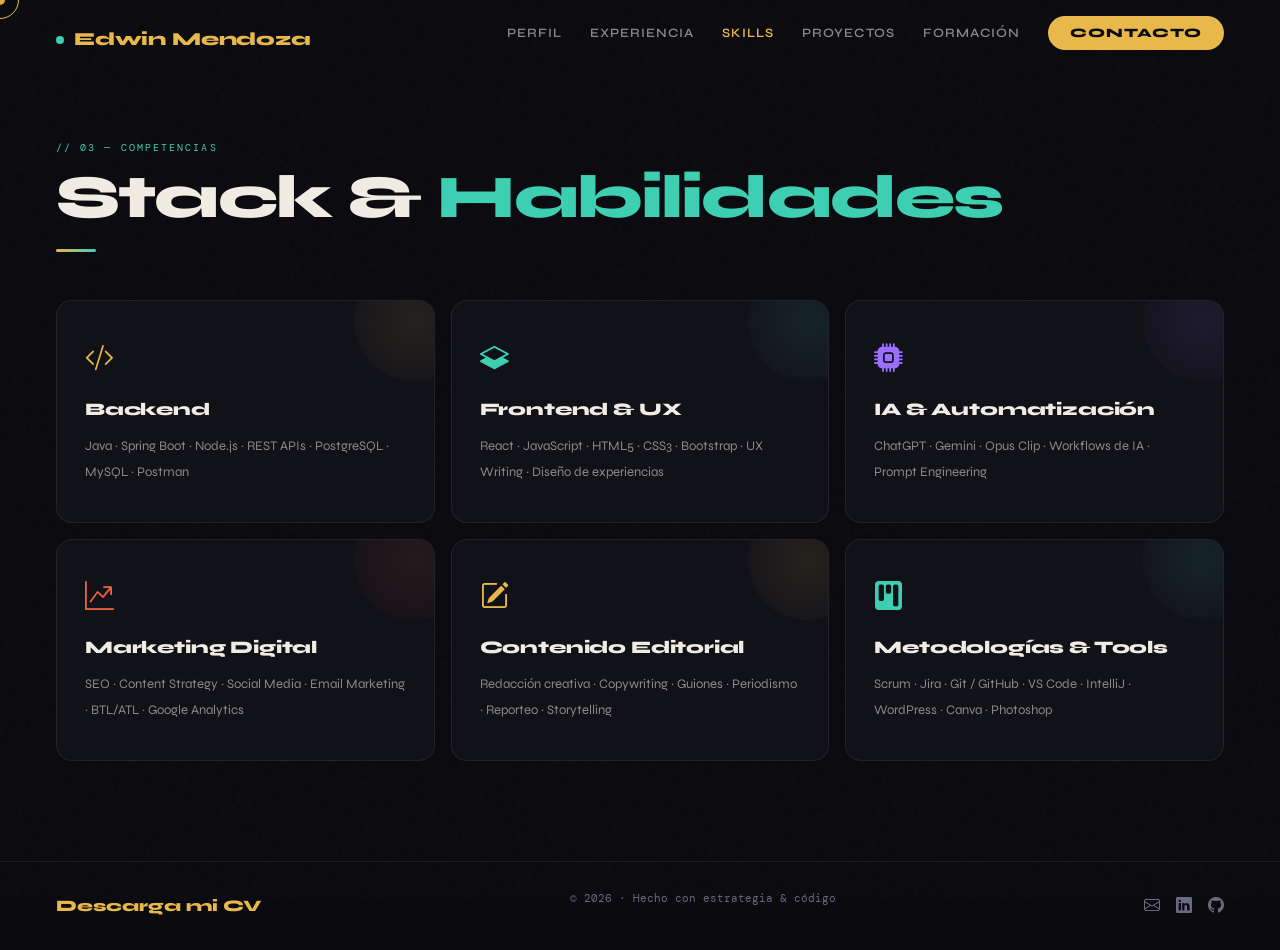
<file: skills.html>
<!DOCTYPE html>
<html lang="es">
<head>
  <meta charset="UTF-8"/>
  <meta name="viewport" content="width=device-width, initial-scale=1.0"/>
  <title>Skills — Edwin Mendoza</title>
  <link href="https://cdn.jsdelivr.net/npm/bootstrap@5.3.3/dist/css/bootstrap.min.css" rel="stylesheet"/>
  <link href="https://fonts.googleapis.com/css2?family=Syne:wght@400;600;800&family=DM+Mono:wght@300;400;500&display=swap" rel="stylesheet"/>
  <link rel="stylesheet" href="https://cdn.jsdelivr.net/npm/bootstrap-icons@1.11.3/font/bootstrap-icons.min.css"/>
  <link rel="stylesheet" href="global.css"/>
  <style>
    #skills { padding: 140px 56px 100px; }

    .sk-grid {
      display: grid;
      grid-template-columns: repeat(3, 1fr);
      gap: 16px; margin-top: 48px;
    }
    .sk-card {
      background: var(--surface);
      border: 1px solid var(--border-soft);
      border-radius: 16px; padding: 36px 28px;
      position: relative; overflow: hidden;
      opacity: 0; transform: translateY(28px);
      transition: opacity 0.6s, transform 0.6s, border-color 0.3s;
    }
    .sk-card.v { opacity: 1; transform: translateY(0); }
    .sk-card:hover { transform: translateY(-6px) !important; border-color: var(--border); }

    .sk-card-glow {
      position: absolute; top: -40px; right: -40px;
      width: 120px; height: 120px;
      border-radius: 50%; opacity: 0.5; pointer-events: none;
    }
    .sk-ico  { font-size: 1.8rem; margin-bottom: 16px; }
    .sk-name { font-family: 'Syne', sans-serif; font-weight: 800; font-size: 1.1rem; margin-bottom: 10px; letter-spacing: -0.01em; }
    .sk-list { font-size: 0.82rem; color: rgba(240,236,228,0.55); line-height: 2; }

    @media(max-width:992px) {
      #skills { padding: 110px 24px 70px; }
      .sk-grid { grid-template-columns: 1fr 1fr; }
    }
    @media(max-width:576px) {
      .sk-grid { grid-template-columns: 1fr; }
    }
  </style>
</head>
<body>

<div id="cur"></div>
<div id="cur-r"></div>

<nav id="nav">
  <a href="index.html" class="n-logo"><div class="n-logo-dot"></div>Edwin Mendoza</a>
  <ul class="n-links">
    <li><a href="about.html">Perfil</a></li>
    <li><a href="experiencia.html">Experiencia</a></li>
    <li><a href="skills.html">Skills</a></li>
    <li><a href="proyectos.html">Proyectos</a></li>
    <li><a href="formacion.html">Formación</a></li>
    <li><a href="contacto.html" class="n-cta">Contacto</a></li>
  </ul>
  <div class="ham" id="ham"><span></span><span></span><span></span></div>
</nav>
<div id="mmenu">
  <a href="about.html"       onclick="closeM()">Perfil</a>
  <a href="experiencia.html" onclick="closeM()">Experiencia</a>
  <a href="skills.html"      onclick="closeM()">Skills</a>
  <a href="proyectos.html"   onclick="closeM()">Proyectos</a>
  <a href="formacion.html"   onclick="closeM()">Formación</a>
  <a href="contacto.html"    onclick="closeM()">Contacto</a>
</div>

<section id="skills">
  <p class="s-tag reveal">// 03 — Competencias</p>
  <h2 class="s-title reveal">Stack & <span class="em2">Habilidades</span></h2>
  <div class="divl reveal"></div>

  <div class="sk-grid">
    <div class="sk-card">
      <div class="sk-card-glow" style="background:radial-gradient(circle,rgba(232,184,75,0.2),transparent)"></div>
      <div class="sk-ico" style="color:var(--gold)"><i class="bi bi-code-slash"></i></div>
      <div class="sk-name">Backend</div>
      <div class="sk-list">Java · Spring Boot · Node.js · REST APIs · PostgreSQL · MySQL · Postman</div>
    </div>
    <div class="sk-card">
      <div class="sk-card-glow" style="background:radial-gradient(circle,rgba(62,207,178,0.2),transparent)"></div>
      <div class="sk-ico" style="color:var(--teal)"><i class="bi bi-layers-half"></i></div>
      <div class="sk-name">Frontend & UX</div>
      <div class="sk-list">React · JavaScript · HTML5 · CSS3 · Bootstrap · UX Writing · Diseño de experiencias</div>
    </div>
    <div class="sk-card">
      <div class="sk-card-glow" style="background:radial-gradient(circle,rgba(155,111,255,0.2),transparent)"></div>
      <div class="sk-ico" style="color:var(--purple)"><i class="bi bi-cpu-fill"></i></div>
      <div class="sk-name">IA & Automatización</div>
      <div class="sk-list">ChatGPT · Gemini · Opus Clip · Workflows de IA · Prompt Engineering</div>
    </div>
    <div class="sk-card">
      <div class="sk-card-glow" style="background:radial-gradient(circle,rgba(232,96,60,0.2),transparent)"></div>
      <div class="sk-ico" style="color:var(--rust)"><i class="bi bi-graph-up-arrow"></i></div>
      <div class="sk-name">Marketing Digital</div>
      <div class="sk-list">SEO · Content Strategy · Social Media · Email Marketing · BTL/ATL · Google Analytics</div>
    </div>
    <div class="sk-card">
      <div class="sk-card-glow" style="background:radial-gradient(circle,rgba(232,184,75,0.2),transparent)"></div>
      <div class="sk-ico" style="color:var(--gold)"><i class="bi bi-pencil-square"></i></div>
      <div class="sk-name">Contenido Editorial</div>
      <div class="sk-list">Redacción creativa · Copywriting · Guiones · Periodismo · Reporteo · Storytelling</div>
    </div>
    <div class="sk-card">
      <div class="sk-card-glow" style="background:radial-gradient(circle,rgba(62,207,178,0.2),transparent)"></div>
      <div class="sk-ico" style="color:var(--teal)"><i class="bi bi-kanban-fill"></i></div>
      <div class="sk-name">Metodologías & Tools</div>
      <div class="sk-list">Scrum · Jira · Git / GitHub · VS Code · IntelliJ · WordPress · Canva · Photoshop</div>
    </div>
  </div>
</section>

<footer>
  <div class="f-logo">
    <a href="/archivos/Edwin Alejandro Mendoza Morales (1).pdf" download="CV_Edwin_Mendoza.pdf" style="color: inherit; text-decoration: none;">
      Descarga mi CV
    </a>
  </div>

  <p class="f-copy">© 2026 · Hecho con estrategia & código</p>

  <div class="f-soc">
    <a href="mailto:alejandro.trabajo@live.com.mx"><i class="bi bi-envelope"></i></a>
    <a href="https://www.linkedin.com/in/edwin-mendoza-morales" target="_blank"><i class="bi bi-linkedin"></i></a>
    <a href="https://github.com/alemendoza77" target="_blank"><i class="bi bi-github"></i></a>
  </div>
</footer>

<script src="https://cdn.jsdelivr.net/npm/bootstrap@5.3.3/dist/js/bootstrap.bundle.min.js"></script>
<script src="global.js"></script>
</body>
</html>
</file>
<file: global.css>
/* ═══════════════════════════════════════
   GLOBAL.CSS — Variables, reset, cursor,
   navbar, mobile menu, footer, responsive
   ═══════════════════════════════════════ */

:root {
  --ink: #0a0a0f;
  --surface: #111118;
  --gold: #e8b84b;
  --gold-dim: rgba(232,184,75,0.15);
  --teal: #3ecfb2;
  --rust: #e8603c;
  --purple: #9b6fff;
  --cream: #f0ece4;
  --mid: #6a6a80;
  --border: rgba(232,184,75,0.18);
  --border-soft: rgba(240,236,228,0.08);
}

*, *::before, *::after { box-sizing: border-box; margin: 0; padding: 0; }
html { scroll-behavior: smooth; }

body {
  background: var(--ink);
  color: var(--cream);
  font-family: 'Syne', sans-serif;
  overflow-x: hidden;
  cursor: none;
}

/* ── NOISE OVERLAY ── */
body::after {
  content: '';
  position: fixed; inset: 0; z-index: 0;
  opacity: 0.025; pointer-events: none;
  background-image: url("data:image/svg+xml,%3Csvg viewBox='0 0 200 200' xmlns='http://www.w3.org/2000/svg'%3E%3Cfilter id='n'%3E%3CfeTurbulence type='fractalNoise' baseFrequency='0.85' numOctaves='4' stitchTiles='stitch'/%3E%3C/filter%3E%3Crect width='100%25' height='100%25' filter='url(%23n)'/%3E%3C/svg%3E");
}

/* ── CUSTOM CURSOR ── */
#cur {
  width: 10px; height: 10px;
  background: var(--gold); border-radius: 50%;
  position: fixed; top: 0; left: 0;
  pointer-events: none; z-index: 9999;
  transform: translate(-50%, -50%);
  mix-blend-mode: difference;
}
#cur-r {
  width: 38px; height: 38px;
  border: 1.5px solid var(--gold); border-radius: 50%;
  position: fixed; top: 0; left: 0;
  pointer-events: none; z-index: 9998;
  transform: translate(-50%, -50%);
  transition: width 0.3s cubic-bezier(.25,.46,.45,.94),
              height 0.3s cubic-bezier(.25,.46,.45,.94);
}

/* ── NAVBAR ── */
#nav {
  position: fixed; top: 0; width: 100%; z-index: 1000;
  padding: 20px 56px;
  display: flex; align-items: center; justify-content: space-between;
  transition: all 0.4s;
}
#nav.sc {
  background: rgba(10,10,15,0.92);
  backdrop-filter: blur(20px);
  padding: 14px 56px;
  border-bottom: 1px solid var(--border);
}

.n-logo {
  font-family: 'Syne', sans-serif; font-weight: 800; font-size: 1.15rem;
  color: var(--gold); text-decoration: none; letter-spacing: -0.01em;
  display: flex; align-items: center; gap: 10px;
}
.n-logo-dot {
  width: 8px; height: 8px;
  background: var(--teal); border-radius: 50%;
  animation: blink 2s infinite;
}
@keyframes blink { 0%,100%{opacity:1} 50%{opacity:0.2} }

.n-links { display: flex; gap: 28px; list-style: none; align-items: center; }
.n-links a {
  color: var(--cream); text-decoration: none;
  font-size: 0.8rem; font-weight: 600;
  letter-spacing: 0.08em; text-transform: uppercase;
  opacity: 0.55; transition: opacity 0.2s, color 0.2s;
}
.n-links a:hover { opacity: 1; color: var(--gold); }
.n-links a.active { opacity: 1; color: var(--gold); }

.n-cta {
  background: var(--gold) !important; color: var(--ink) !important;
  padding: 9px 22px !important; border-radius: 40px !important;
  opacity: 1 !important; font-weight: 800 !important;
  transition: transform 0.2s, background 0.2s !important;
}
.n-cta:hover { transform: scale(1.05); background: var(--cream) !important; }

/* ── HAMBURGER ── */
.ham { display: none; flex-direction: column; gap: 5px; cursor: pointer; z-index: 1100; }
.ham span { display: block; width: 26px; height: 2px; background: var(--cream); transition: all 0.3s; }
.ham.on span:nth-child(1) { transform: translateY(7px) rotate(45deg); }
.ham.on span:nth-child(2) { opacity: 0; }
.ham.on span:nth-child(3) { transform: translateY(-7px) rotate(-45deg); }

/* ── MOBILE MENU ── */
#mmenu {
  display: none; position: fixed; inset: 0; z-index: 1050;
  background: rgba(10,10,15,0.97); backdrop-filter: blur(20px);
  flex-direction: column; align-items: center; justify-content: center; gap: 32px;
}
#mmenu.on { display: flex; }
#mmenu a {
  font-family: 'Syne', sans-serif; font-size: 2.2rem; font-weight: 800;
  color: var(--cream); text-decoration: none; transition: color 0.2s;
}
#mmenu a:hover { color: var(--gold); }

/* ── FOOTER ── */
footer {
  padding: 28px 56px;
  border-top: 1px solid var(--border-soft);
  display: flex; justify-content: space-between; align-items: center;
  position: relative; z-index: 1;
}
.f-logo { font-family: 'Syne', sans-serif; font-weight: 800; color: var(--gold); font-size: 1rem; }
.f-copy { font-family: 'DM Mono', monospace; font-size: 0.68rem; color: var(--mid); }
.f-soc { display: flex; gap: 16px; }
.f-soc a { color: var(--mid); font-size: 1rem; transition: color 0.2s; text-decoration: none; }
.f-soc a:hover { color: var(--gold); }

/* ── SECTION COMMONS ── */
section { position: relative; z-index: 1; }
.s-tag { font-family: 'DM Mono', monospace; font-size: 0.65rem; letter-spacing: 0.2em; color: var(--teal); text-transform: uppercase; margin-bottom: 10px; }
.s-title { font-family: 'Syne', sans-serif; font-weight: 800; font-size: clamp(2rem,5vw,3.8rem); letter-spacing: -0.03em; line-height: 1.05; }
.s-title .em  { color: var(--gold); }
.s-title .em2 { color: var(--teal); }
.divl { width: 40px; height: 3px; background: linear-gradient(90deg,var(--gold),var(--teal)); border-radius: 2px; margin: 20px 0 36px; }

/* ── SCROLL REVEAL ── */
.reveal { opacity: 0; transform: translateY(24px); transition: opacity 0.65s cubic-bezier(.25,.46,.45,.94), transform 0.65s cubic-bezier(.25,.46,.45,.94); }
.reveal.v { opacity: 1; transform: translateY(0); }

/* ── MARQUEE ── */
.marquee-wrap { border-top: 1px solid var(--border-soft); border-bottom: 1px solid var(--border-soft); padding: 13px 0; overflow: hidden; background: rgba(232,184,75,0.03); }
.marquee-track { display: flex; white-space: nowrap; animation: marquee 25s linear infinite; }
.m-item { font-family: 'DM Mono', monospace; font-size: 0.72rem; letter-spacing: 0.18em; color: var(--mid); text-transform: uppercase; padding: 0 30px; }
.m-item.accent { color: var(--gold); }
@keyframes marquee { from{transform:translateX(0)} to{transform:translateX(-50%)} }

/* ── RESPONSIVE ── */
@media(max-width:992px) {
  #nav { padding: 16px 24px; }
  #nav.sc { padding: 12px 24px; }
  .n-links { display: none; }
  .ham { display: flex; }
  footer { flex-direction: column; gap: 12px; text-align: center; }
}
.exp-logo-zone.has-img img {
    display: block !important;
    width: 100%;
    height: 100%;
    object-fit: contain; /* Para que el logo no se deforme */
    opacity: 1 !important;
}

/* Oculta el texto de "Subir logo" si ya hay una imagen cargada desde el código */
.exp-logo-zone.has-img::after {
    display: none;
}
</file>
